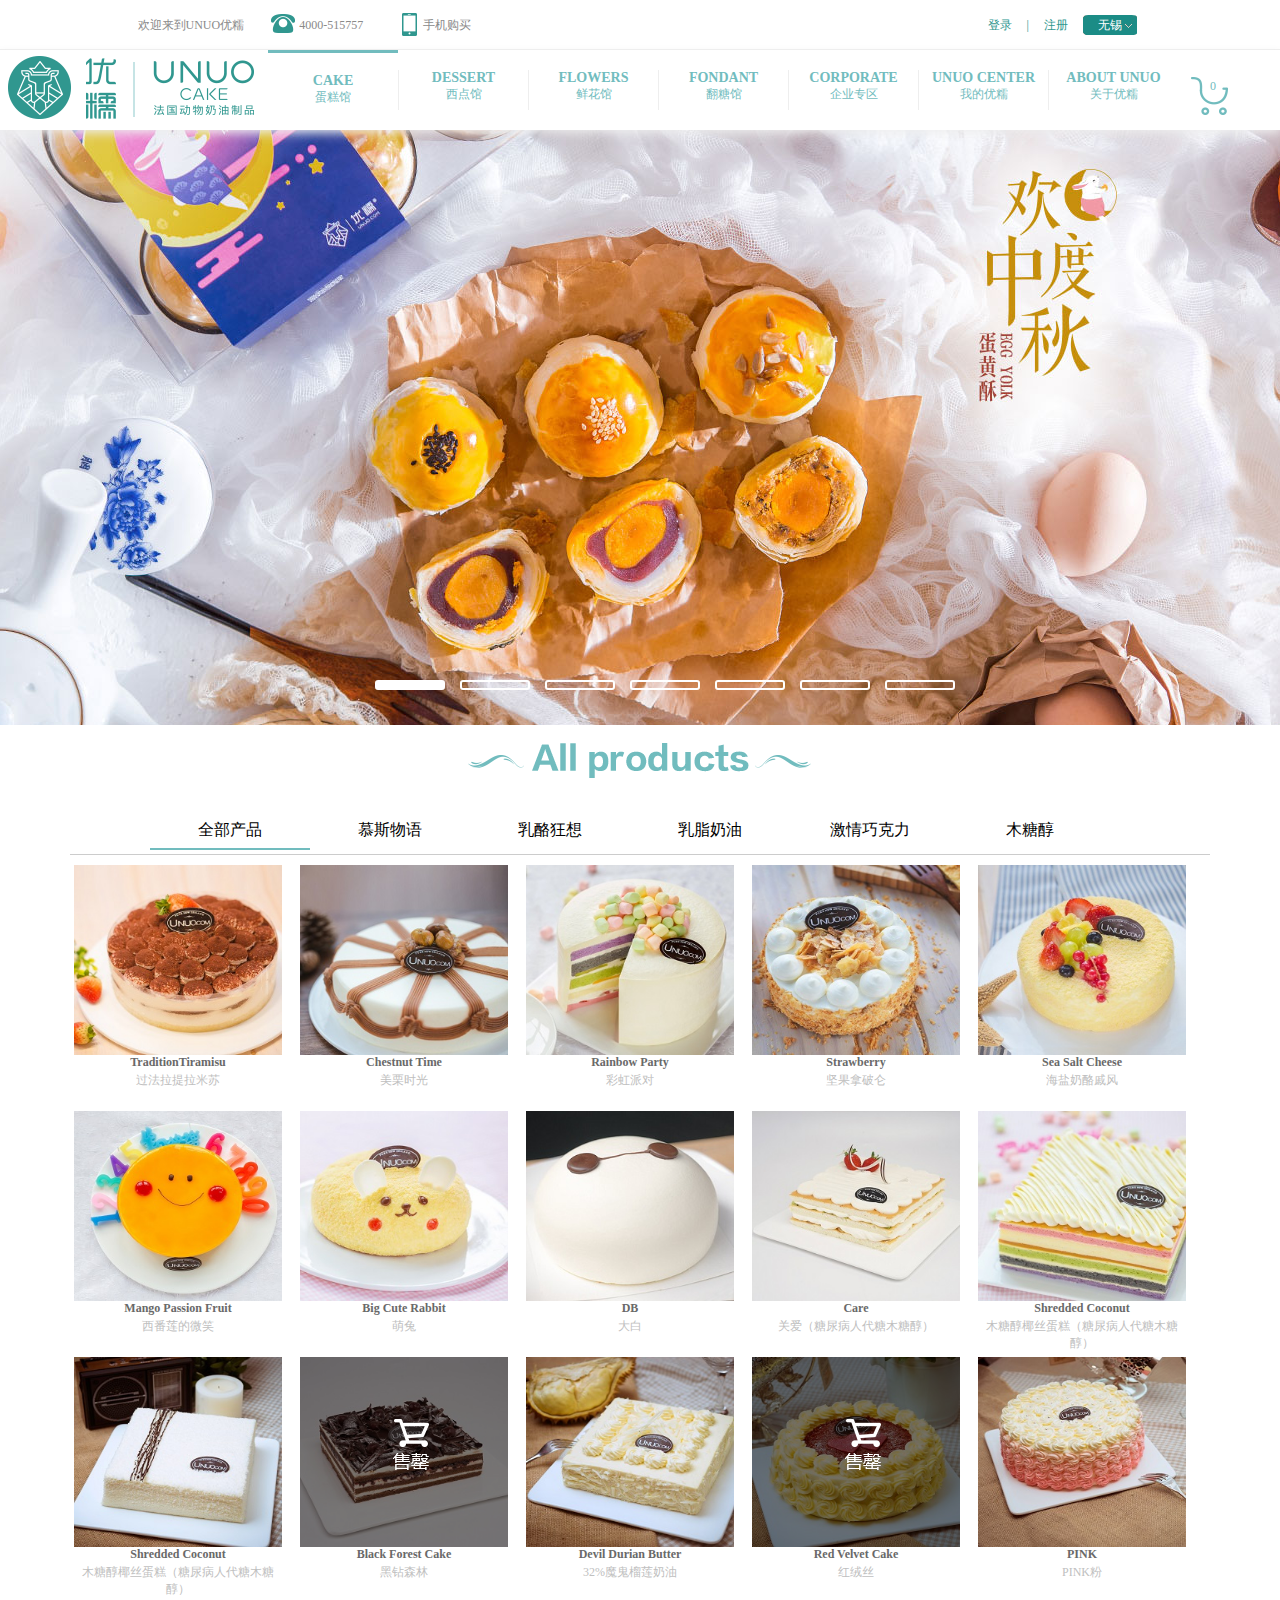
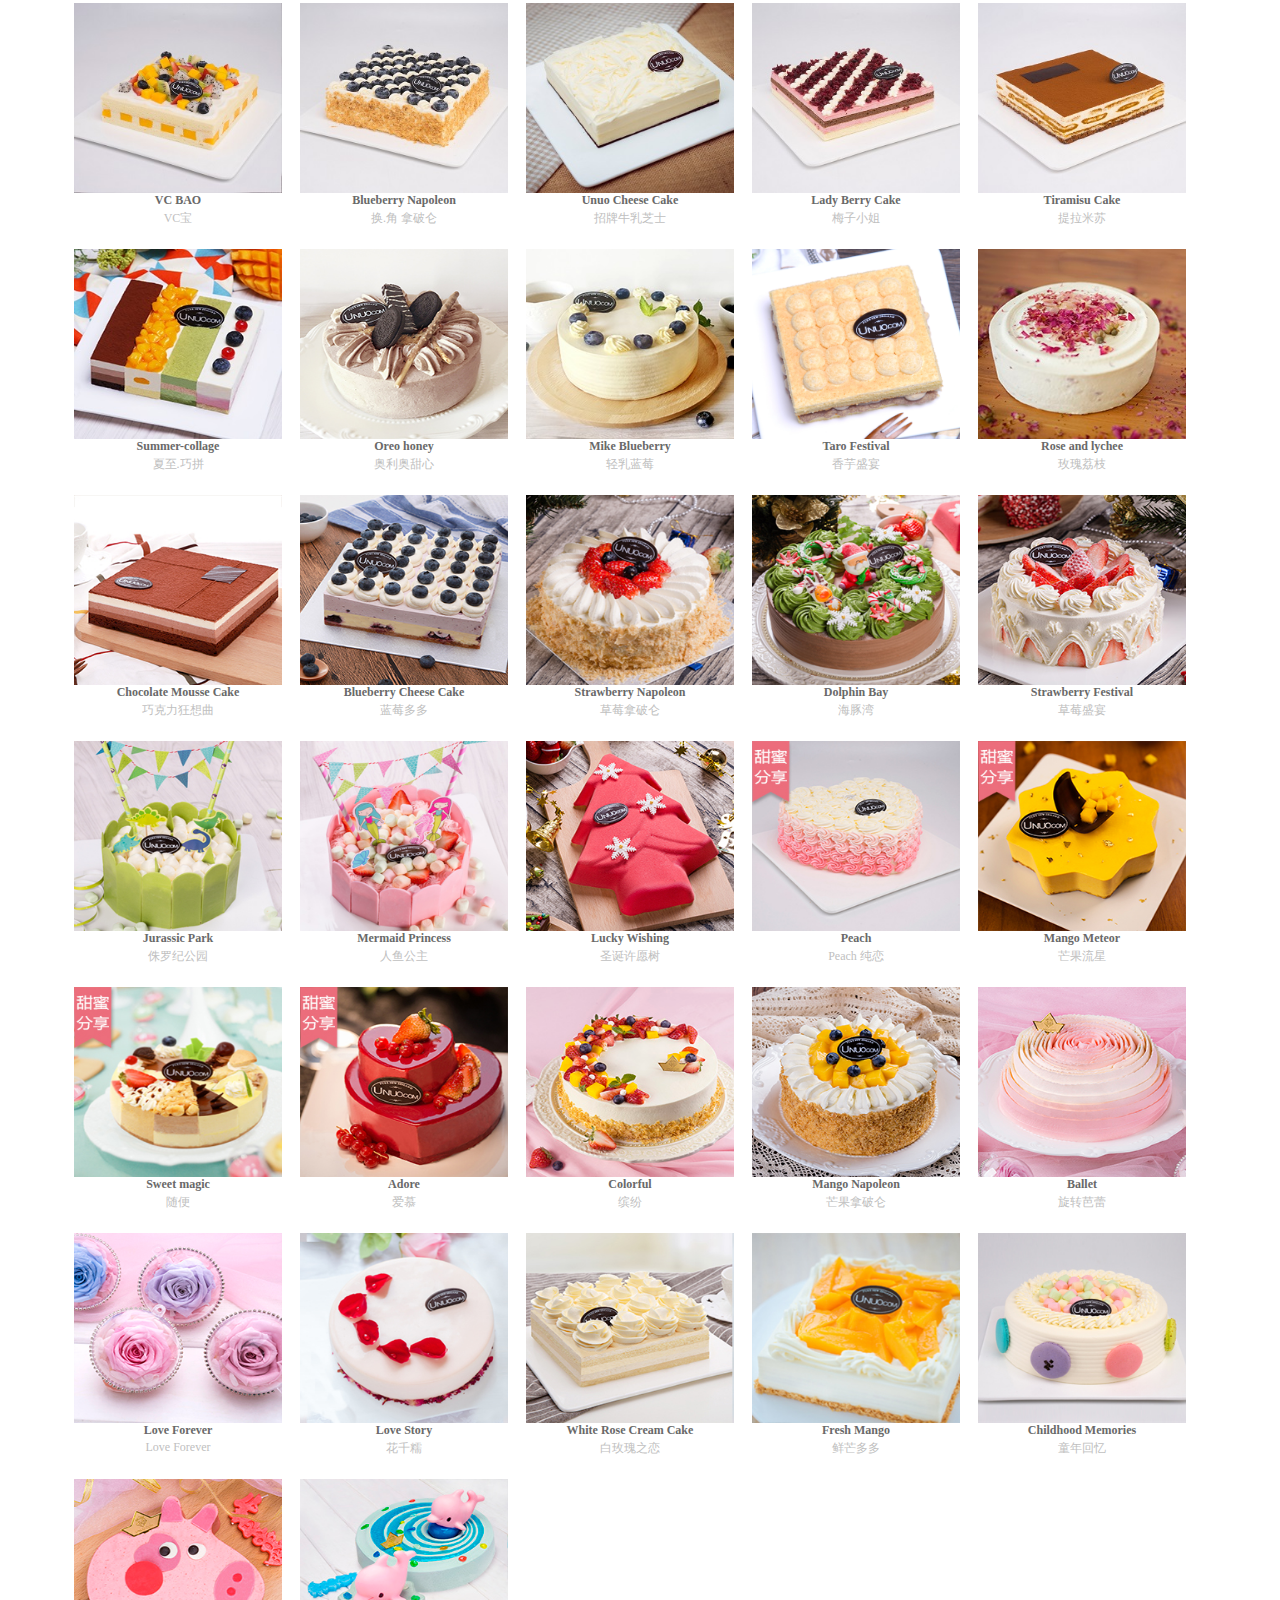
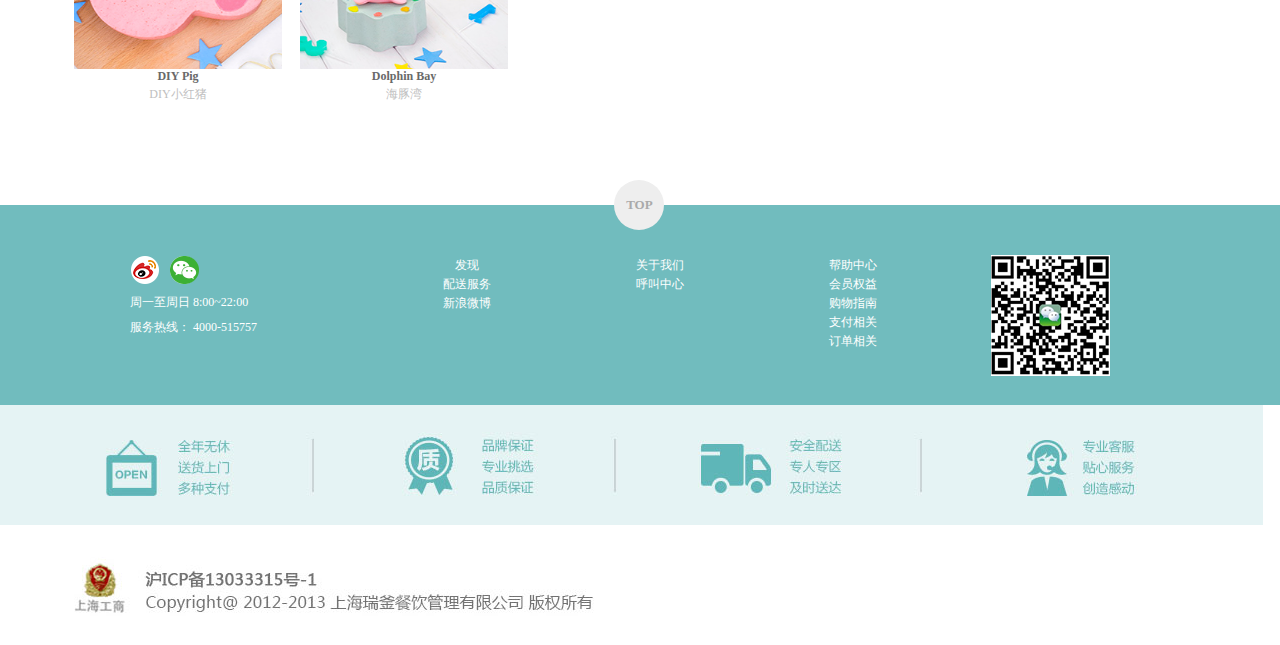
<file: html/index.html>
<!DOCTYPE html>
<html>
	<head>
		<meta charset="utf-8" />
		<title></title>
		<link rel="stylesheet" type="text/css" href="../css/head.css"/>
		<link rel="stylesheet" type="text/css" href="../css/foot.css"/>
		<link rel="stylesheet" type="text/css" href="../css/index.css"/>
		<script src="../lib/require.js" data-main = "../js/index"></script>
	</head>
	<body>
		<!--进入页面-->		
	<div class="showdo"></div>
	<div id="addcart"></div>		
	
		<div id="shadow">
			<div class="content">
				<div><img src="../img/index/area_logo.png"/></div>
				<h4>欢迎来到UNUO官网商城</h4>
				<p>请选择城市</p>
				<ul>
					<li>无锡</li>
					<li>常州</li>
					<li>苏州</li>
				</ul>
			</div>
		</div>
		<!--加载头部-->	
		<div class="header"></div>
		<!--轮播图-->
		<div id="slider">
			<ul class="cimg">
				<li><a href="##"><img src="../img/index/150486097592657.jpg"/></a></li>
				<li><a href="##"><img src="../img/index/148532639971562.jpg"/></a></li>
				<li><a href="##"><img src="../img/index/149708135906036.jpg"/></a></li>
				<li><a href="##"><img src="../img/index/148911389766988.jpg"/></a></li>
				<li><a href="##"><img src="../img/index/150460140266092.jpg"/></a></li>
				<li><a href="##"><img src="../img/index/149568120107261.jpg"/></a></li>
				<li><a href="##"><img src="../img/index/147263652977442.jpg"/></a></li>
			</ul>
			<div class="sli_btn">
				<span class="sli_color"></span>
				<span></span>
				<span></span>
				<span></span>
				<span></span>
				<span></span>
				<span></span>
			</div>
		</div>
		
		<!--头部结束-->
		<div id="headbont">
			<div class="cimg">
				<img src="../img/index/title_01 (1).png"/>
			</div>
			<ul id='top_list'>
				<li class="top_btn"><a href="##">全部产品</a></li>
				<li><a href="##">慕斯物语</a></li>
				<li><a href="##">乳酪狂想</a></li>
				<li><a href="##">乳脂奶油</a></li>
				<li><a href="##">激情巧克力</a></li>
				<li><a href="##">木糖醇</a></li>
			</ul>
		</div>
		
		<div id="main">
			<ul id='main_cont'>					
			</ul>
		</div>
		<!--页面跳转-->
		<div class="sucees">
			<p>提示信息</p>
			<p>商品加入购物车成功</p>
		</div>
	<!--底部图片-->	
	<div id="btn_img"></div>
		<div class="footer"></div>		
	</body>
</html>
</file>
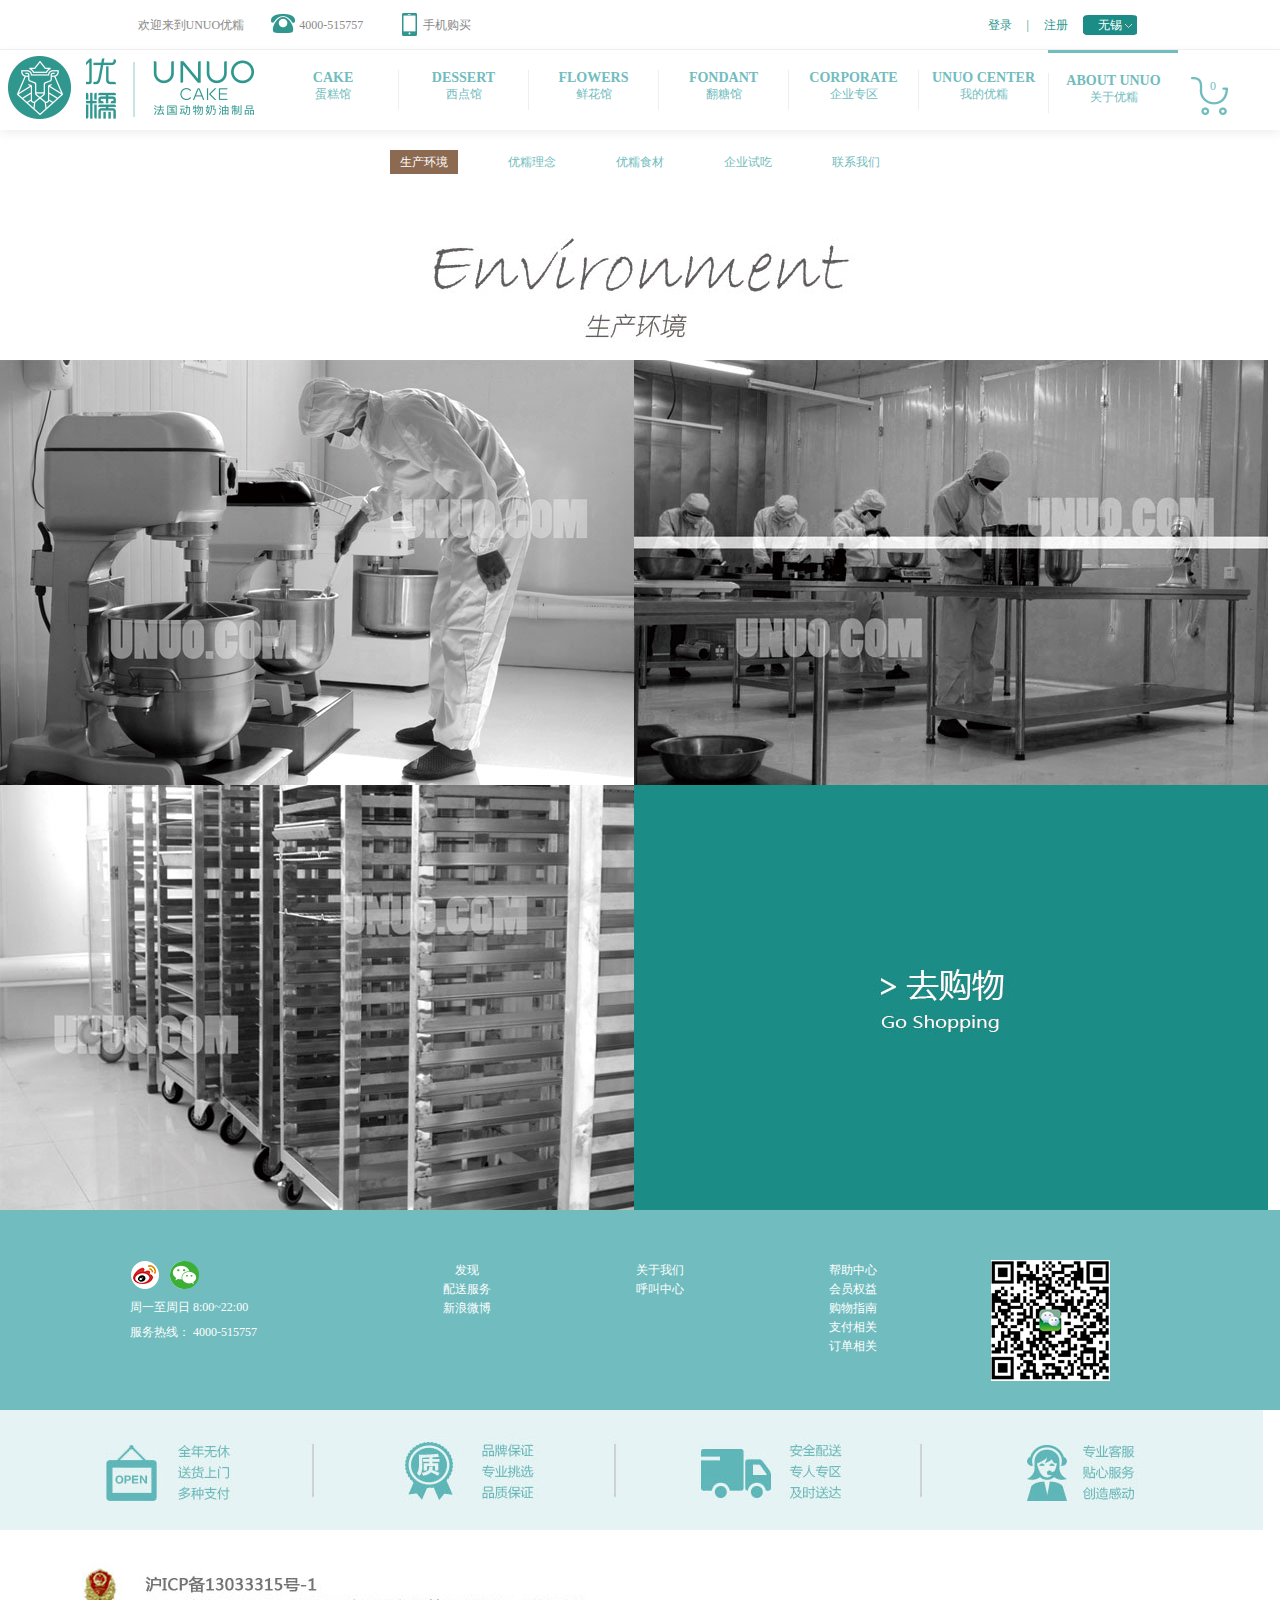
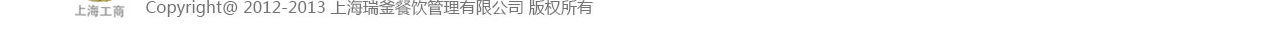
<file: html/about.html>
<!DOCTYPE html>
<html>
	<head>
		<meta charset="UTF-8">
		<title></title>
		<link rel="stylesheet" type="text/css" href="../css/head.css"/>
		<link rel="stylesheet" type="text/css" href="../css/foot.css"/>
		<link rel="stylesheet" type="text/css" href="../css/about.css"/>
		<script src="../lib/require.js" data-main = "../js/about.js"></script>
	</head>
	<body>
		<div class="header"></div>
		<!--主要内容区-->
	<!--导航-->
	<div id="main">
		<ul class="nav">
			<li class="color"><a href="##">生产环境</a></li>
			<li><a href="##">优糯理念</a></li>
			<li><a href="##">优糯食材</a></li>
			<li><a href="##">企业试吃</a></li>
			<li><a href="##">联系我们</a></li>
		</ul>
		<div class="top-img">
			<img src="../img/about/uInfo1-1.jpg"/>
		</div>
		<ul class="cont-img">
			<li><img src="../img/about/uInfo1-2.jpg"/></li>
			<li><img src="../img/about/uInfo1-3.jpg"/></li>
			<li><img src="../img/about/uInfo1-4.jpg"></li>
			<li><a href="index.html"><img src="../img/about/uInfo1-5.jpg"></a></li>
		</ul>
	</div>
		<div class="footer"></div>		
	</body>
</html>
</file>
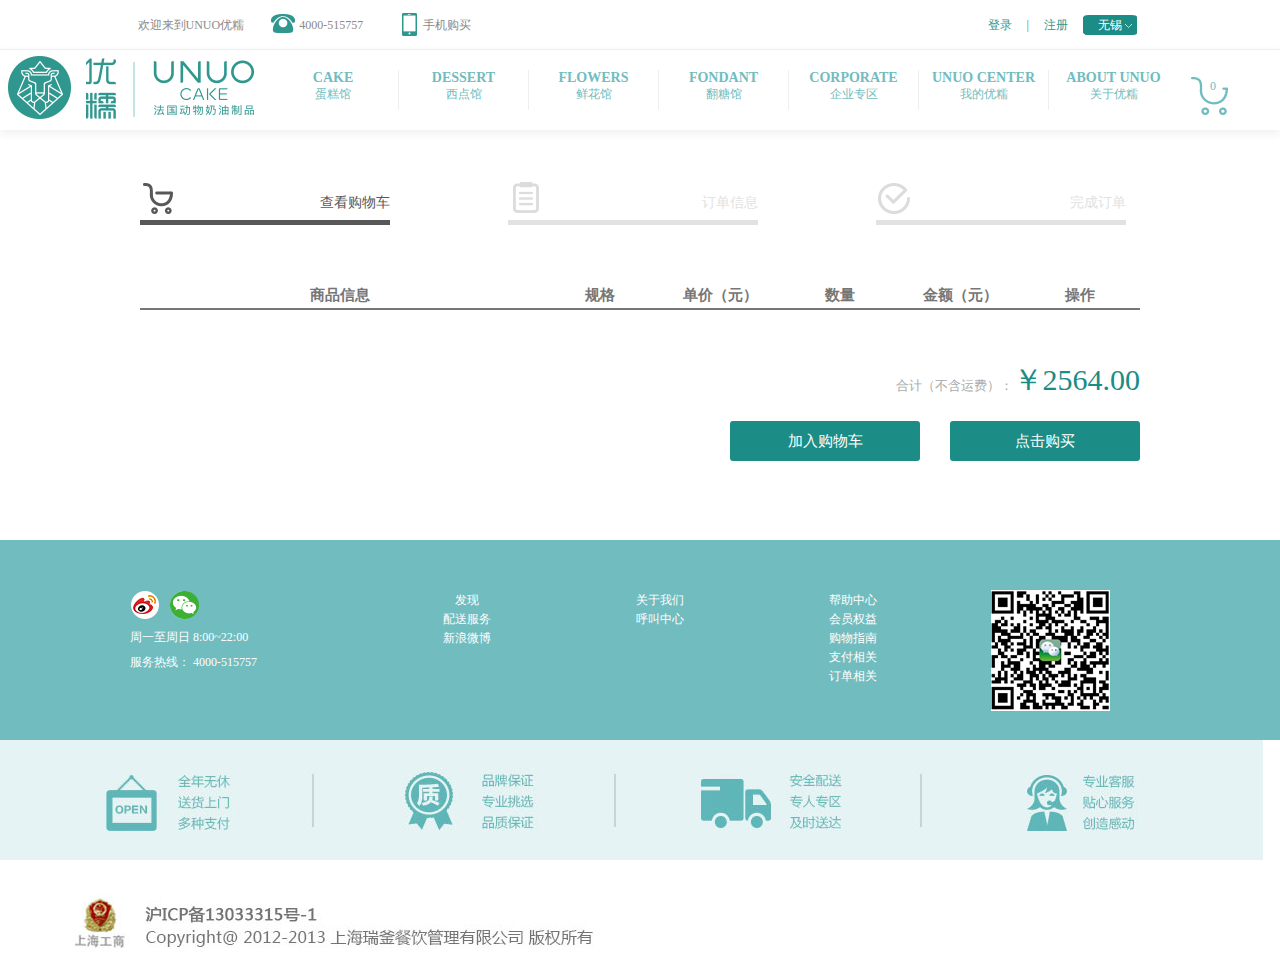
<file: html/cart.html>
<!DOCTYPE html>
<html>
	<head>
		<meta charset="UTF-8">
		<title></title>
		<link rel="stylesheet" type="text/css" href="../css/head.css"/>
		<link rel="stylesheet" type="text/css" href="../css/foot.css"/>
		<link rel="stylesheet" type="text/css" href="../css/cart.css"/>
		<script src="../lib/require.js" data-main = "../js/cart.js"></script>
	</head>
	<body>
		<div class="header"></div>
		<div id="cart_mian">
			<div class="top">
				<ul>
					<li>查看购物车</li>
					<li>订单信息</li>
					<li>完成订单</li>
				</ul>
			</div>
			<div class="cnt">
				<div class="ctop">
					<span>商品信息</span>
					<span>规格</span>
					<span>单价（元）</span>
					<span>数量</span>
					<span>金额（元）</span>
					<span>操作</span>
				</div>
				<div class="list"></div>						
			</div>
			<div class="btn">
				<p>合计（不含运费）：<span id="totle">￥2564.00</span></p>
				<p><a href="pay.html" class="tobuy">点击购买</a><a href="index.html" class="toadd">加入购物车</a></p>
			</div>
		</div>
		<div class="footer"></div>	
	</body>
</html>
</file>
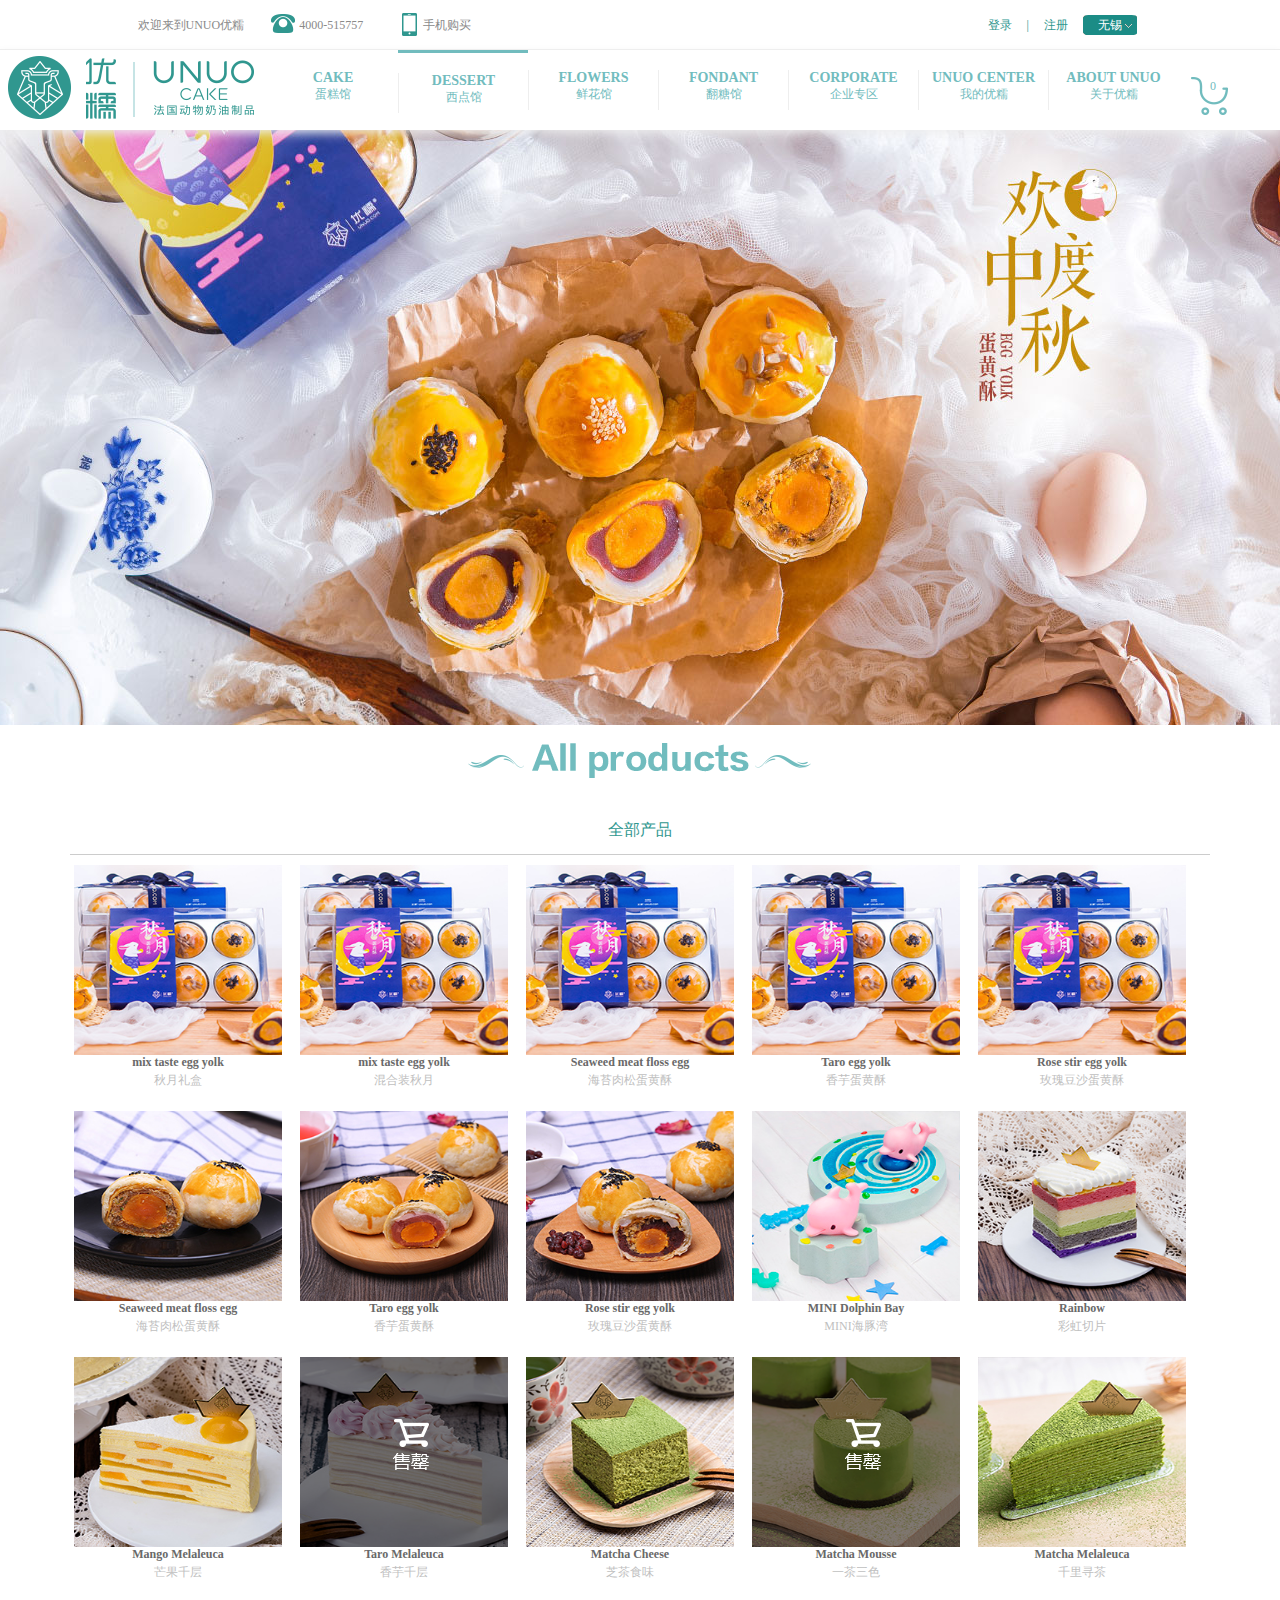
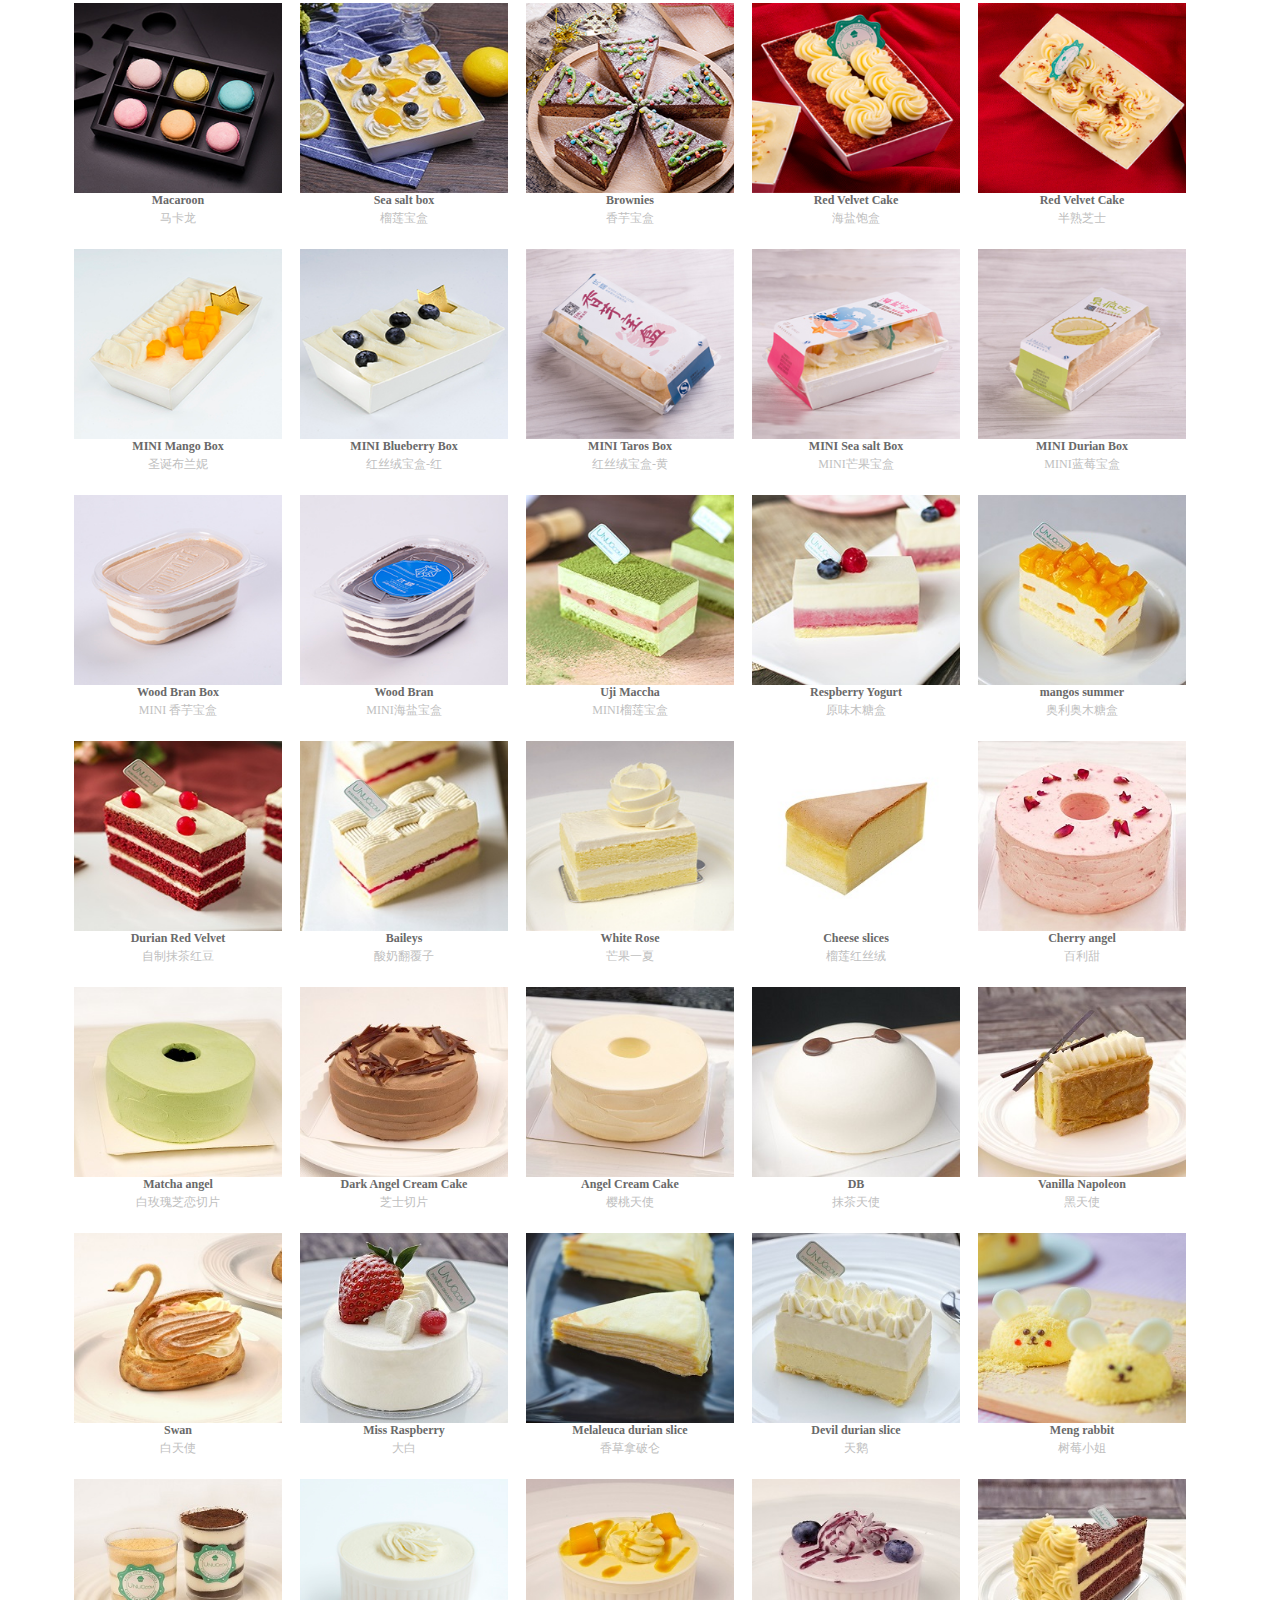
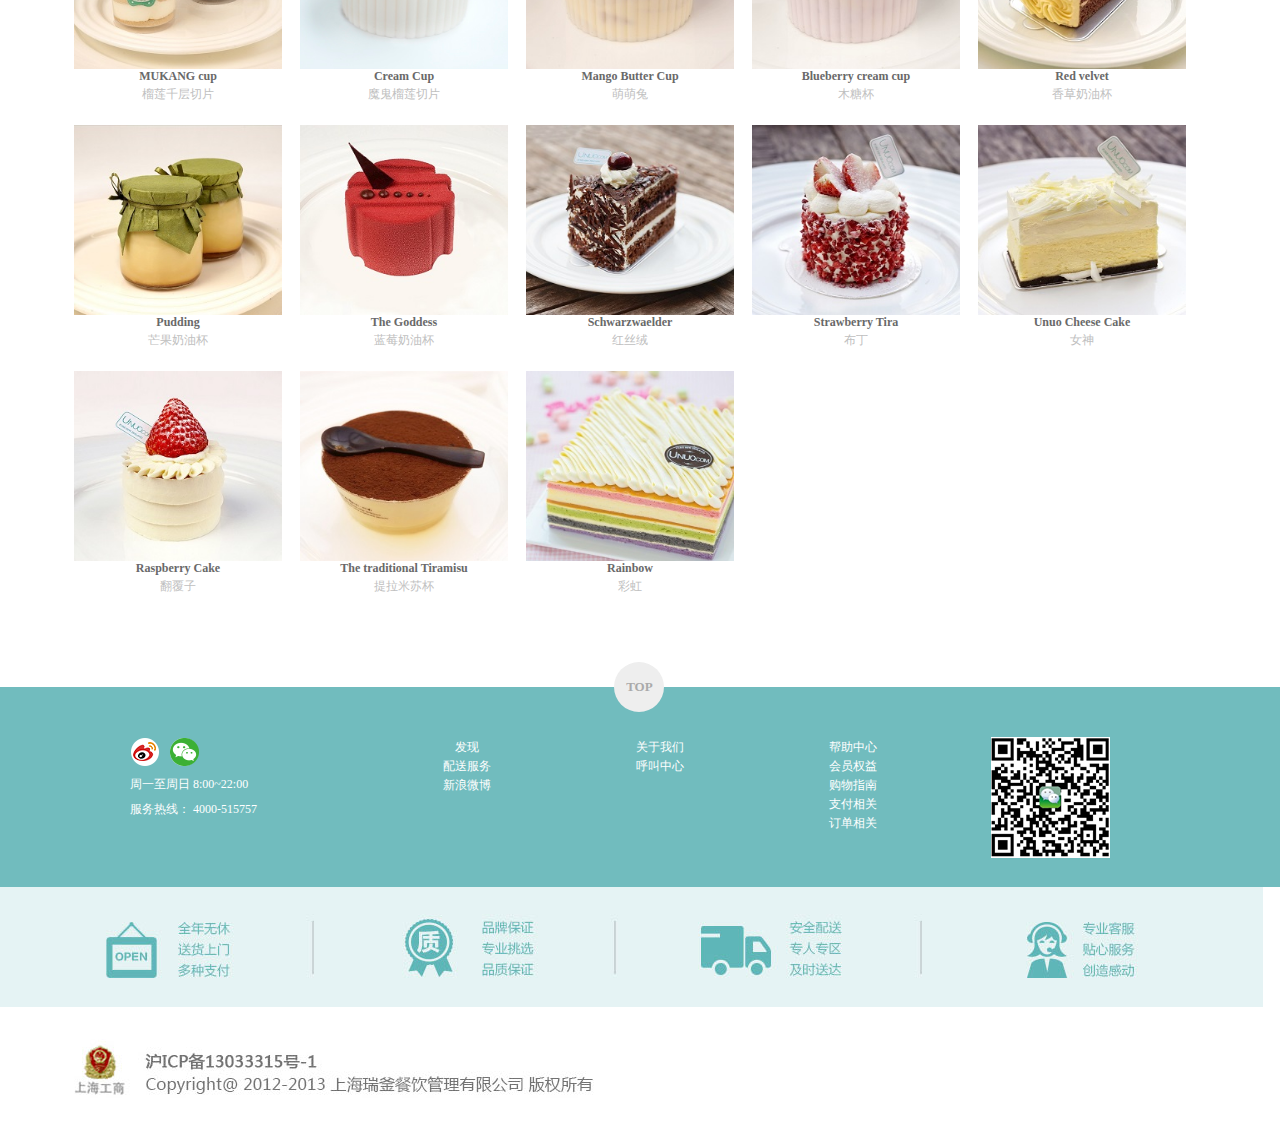
<file: html/dessert.html>
<!DOCTYPE html>
<html>
	<head>
		<meta charset="UTF-8">
		<title></title>
		<link rel="stylesheet" type="text/css" href="../css/head.css"/>
		<link rel="stylesheet" type="text/css" href="../css/foot.css"/>
		<link rel="stylesheet" type="text/css" href="../css/index.css"/>
		<link rel="stylesheet" type="text/css" href="../css/dessert.css"/>
		<script src="../lib/require.js" data-main = "../js/dessert.js"></script>
	</head>
	<body>
		<div class="showdo"></div>
		<div id="addcart"></div>
		
		<div class="header"></div>
		<!--轮播图-->
		<div id="slider">
			<ul class="cimg">
				<li><a href="##"><img src="../img/index/150486097592657.jpg"/></a></li>
			</ul>
		</div>
		
		<!--头部结束-->
		<div id="headbont">
			<div class="cimg">
				<img src="../img/dessert/title_01 (1).png"/>
			</div>
			<ul id='top_list'>
				<li class="top_btn"><a href="##">全部产品</a></li>
			</ul>
		</div>
		<div id="main">
			<ul id='main_cont'>						
			</ul>
		</div>
		<!--页面跳转-->
		<div class="sucees">
			<p>提示信息</p>
			<p>商品加入购物车成功</p>
		</div>
		<div class="footer"></div>		
	</body>
</html>
</file>
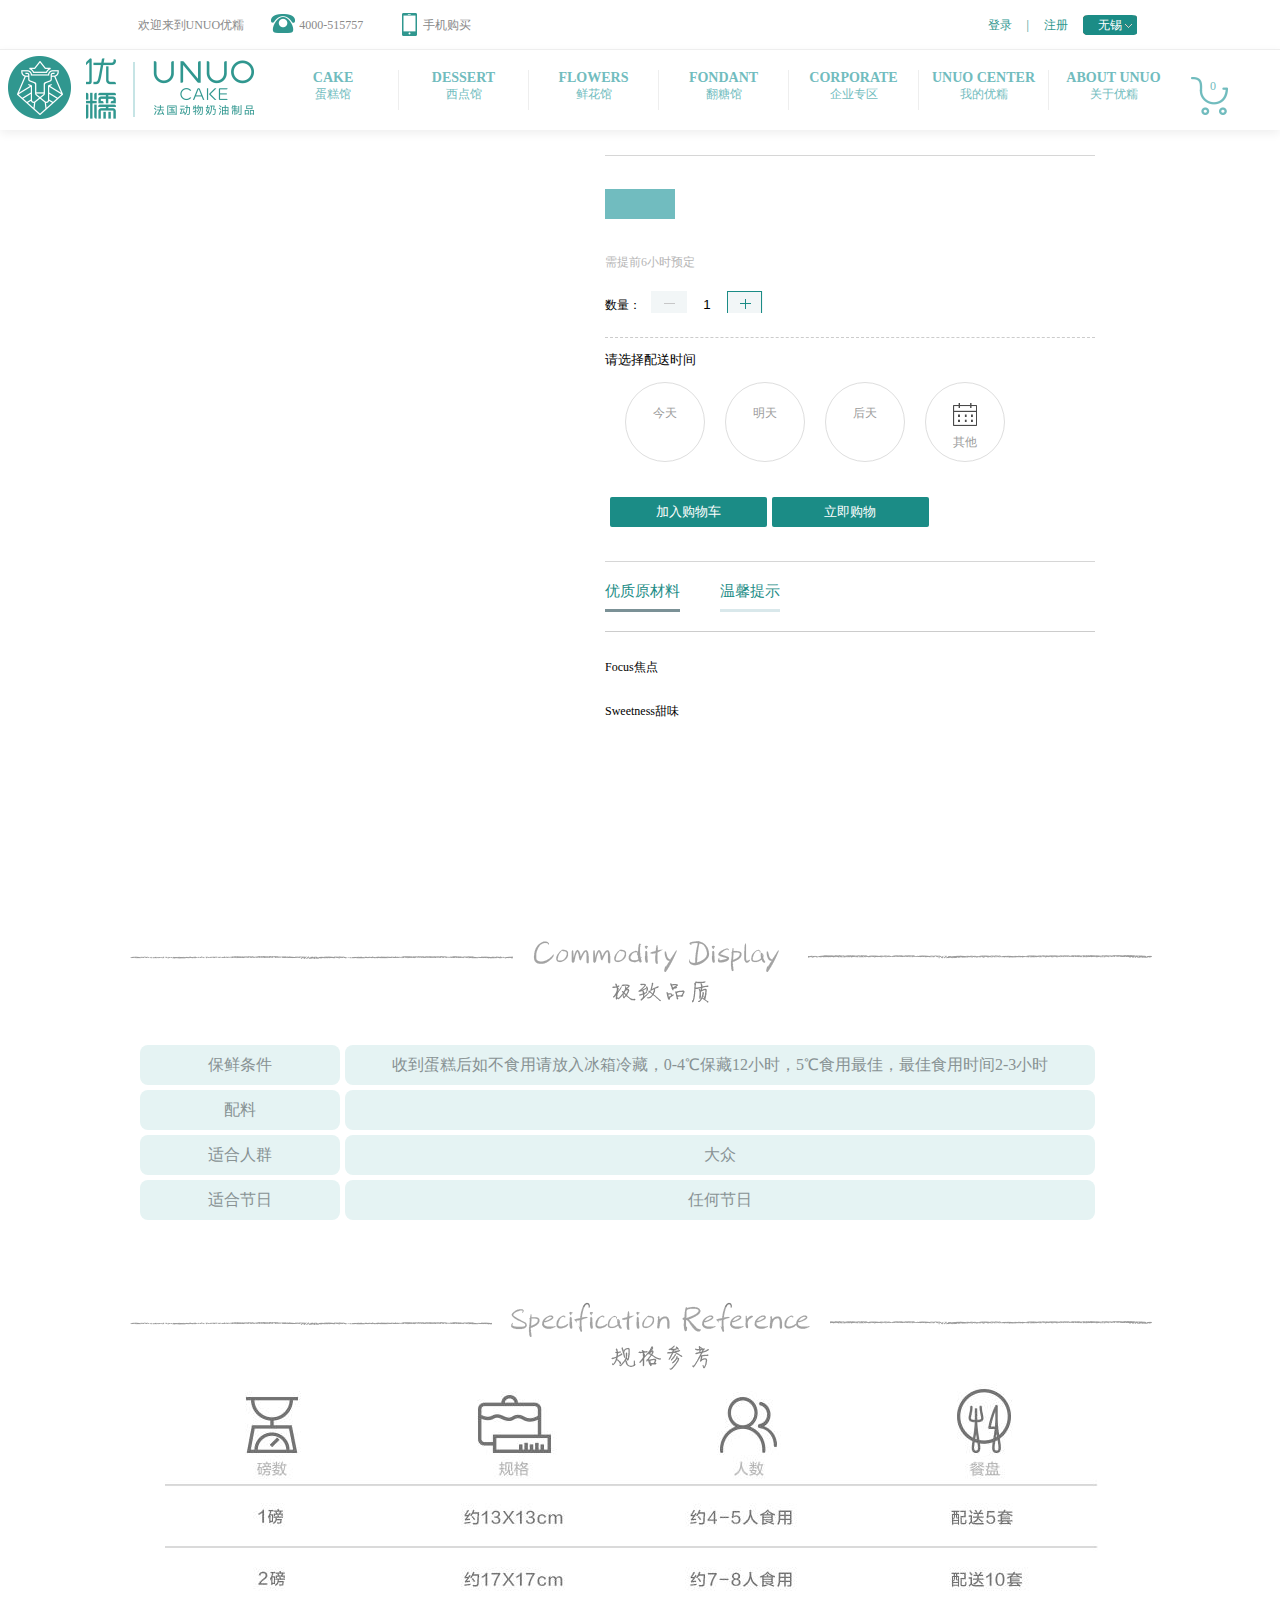
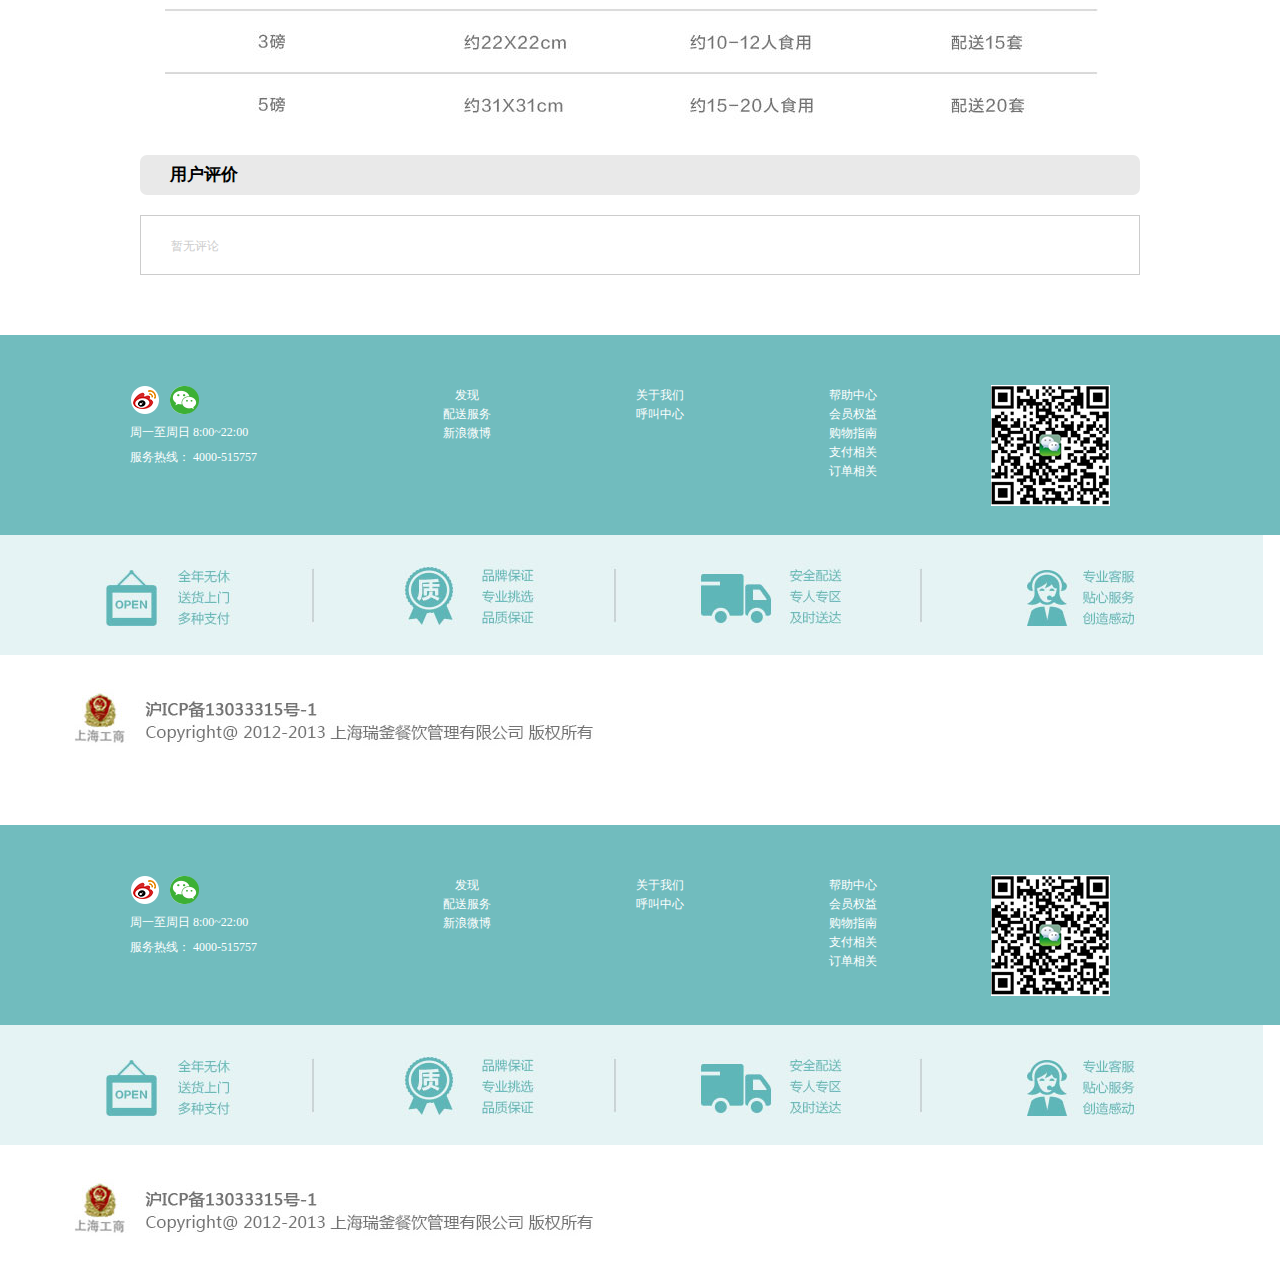
<file: html/detail001.html>
<!DOCTYPE html>
<html>
	<head>
		<meta charset="UTF-8">
		<title></title>
		<link rel="stylesheet" type="text/css" href="../css/head.css"/>
		<link rel="stylesheet" type="text/css" href="../css/foot.css"/>
		<link rel="stylesheet" type="text/css" href="../css/detail.css"/>
		<link rel="stylesheet" type="text/css" href="../css/jquery.datetimepicker.css"/>
		<script src="../lib/jquery-3.2.1.min.js" type="text/javascript" charset="utf-8"></script>
		<script src="../lib/jquery.datetimepicker.full.min.js" type="text/javascript" charset="utf-8"></script>
		<script src="../lib/jquery.datetimepicker.min.js" type="text/javascript" charset="utf-8"></script>
		<script src="../lib/require.js" data-main = "../js/detail.js"></script>
    </style>
	</head>
	<body>
		<div class="showdo"></div>
		<div id="addcart"></div>	
		<div class="shadow"></div>	
		<div class="header"></div>		
		<div class="main">
		<div class="left">
			<div class="img"></div>
			<p class="word"></p>
		</div>	
		
		<div class="right">
			<h6><span  class="en"></span><span class="cn"></span></h6>
			<p class="pirc"></p>
			<p class="count"></p>
			<p><span class="figer"></span>&nbsp;&nbsp;&nbsp;<span class="eat"></span><br>需提前6小时预定</p>
			<p>数量：<span class="cut"></span><input class="cont_vau" value="1"></input><span class="add_top"></span></p>					
			<div id="data">
				<p>请选择配送时间</p>
			<ul>
				<li>今天<br><span class="tday"></span><br><span></span></li>
				<li>明天<br><span class="ndat"></span><br><span></span></li>
				<li>后天<br><span class="tomor"></span><br><span></span></li>
				<li><img src="../img/detail/icon_s_time.png"><br>其他<input id="datetimepicker" type="text"></li>				
			</ul>
			</div>	
			<div class="mtime">
				<span>确定</span>
				<p><input type="text" id="houer" value=""/><input type="text" id="mint"/></p>				
				<ul class="houer">
					<li>08</li>
					<li>09</li>
					<li>10</li>
					<li>11</li>
					<li>12</li>
					<li>13</li>
					<li>14</li>
					<li>15</li>
					<li>16</li>
					<li>17</li>
					<li>18</li>
					<li>19</li>
				</ul>
				<ul class="mint">
					<li>00</li>
					<li>30</li>
					<li></li>
				</ul>
			</div>
		<p class="add"><a href='##' class='add_cart'>加入购物车</a><a href='##' class='to_buy'>立即购物</a></p>
		<p class="btn_last"><span class="color_c">优质原材料</span><span class="color_b">温馨提示</span></p>
		<p class="btn_focus"><span>Focus焦点</span><span>Sweetness甜味</span></p>
		<p class="btn_danger">如对上述食材过敏，请选择其他款蛋糕</p>
		</div>
		<div class="all_img">
			<img src="../img/detail/display.png"/>			
			<img class="bbg">
			<img class="other"/>
			<table cellspacing="5">
				<tr><td>保鲜条件</td><td>收到蛋糕后如不食用请放入冰箱冷藏，0-4℃保藏12小时，5℃食用最佳，最佳食用时间2-3小时</td></tr>
				<tr><td>配料</td><td></td></tr>
				<tr><td>适合人群</td><td>大众</td></tr>
				<tr><td>适合节日</td><td>任何节日</td></tr>
			</table>
			<img src="../img/detail/reference.png"/>
			<img src="../img/detail/reference_detail.jpg" class="img_last"/>
			<div class="comment">
				<p>用户评价</p>
				<p>暂无评论</p>
			</div>
		</div>
	</div>	
	<div class="footer"></div>
	<!--页面跳转-->
		<div class="sucees">
			<p>提示信息</p>
			<p>商品加入购物车成功</p>
		</div>
		<div class="footer"></div>
	</body>
</html>
<script>
$(function(){
	$('#datetimepicker').click(function(){
		$('#datetimepicker').css('opacity',1)
	})
	 $('#datetimepicker').datetimepicker({lang:'ch'});
	 $('#s').datetimepicker({
      lang:"ch", //语言选择中文 注：旧版本 新版方法：$.datetimepicker.setLocale('ch');
      format:"Y-m-d",      //格式化日期
      timepicker:false,    //关闭时间选项
      yearStart:2000,     //设置最小年份
      yearEnd:2050,        //设置最大年份
      todayButton:false    //关闭选择今天按钮
});
})    
 </script>
</file>
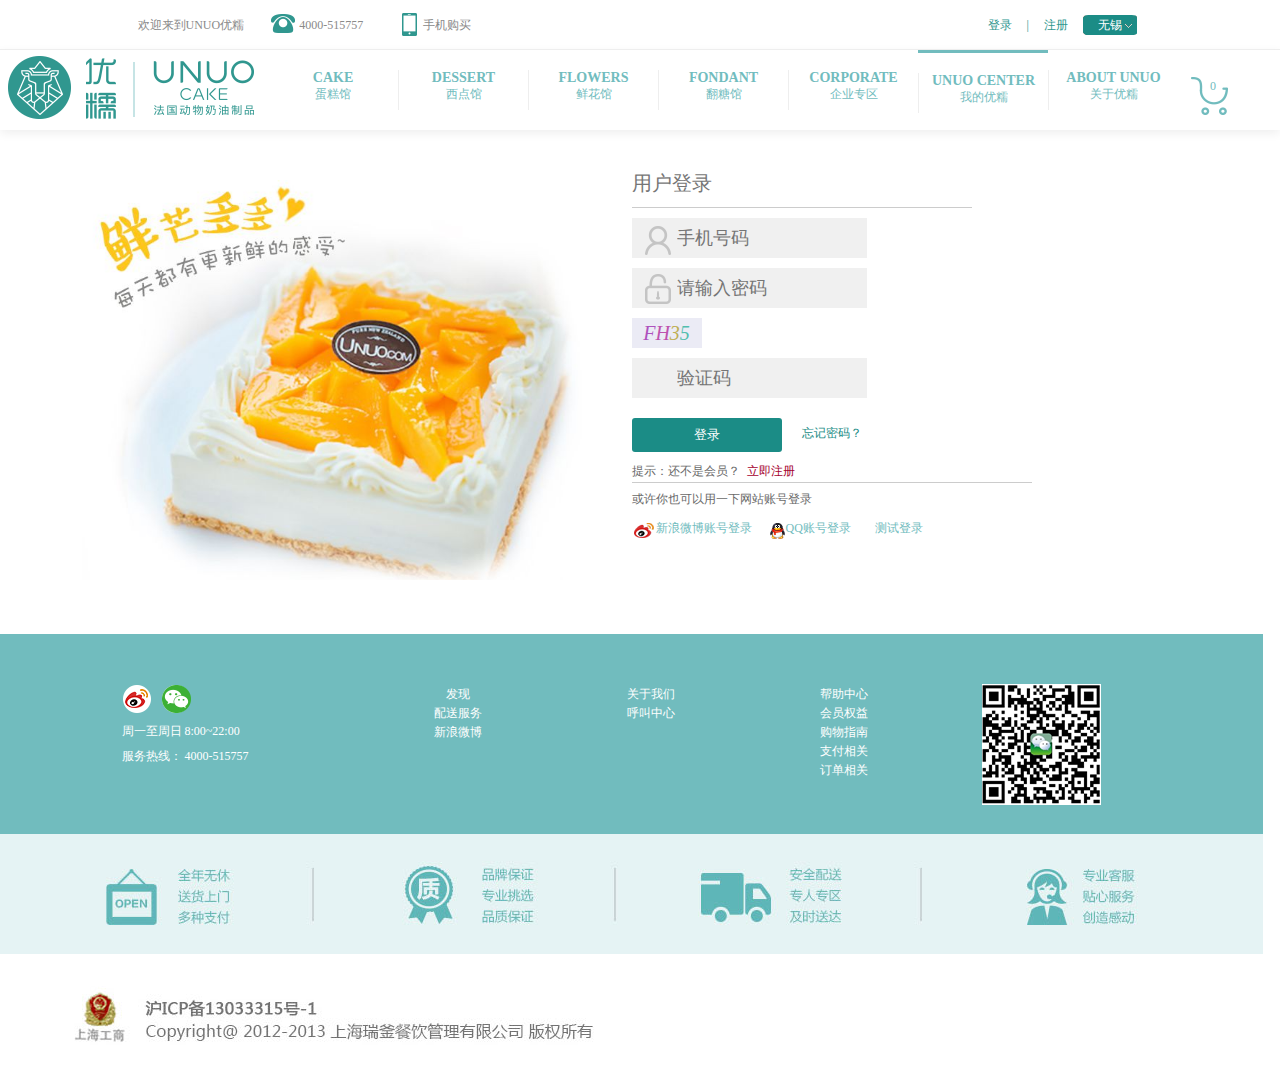
<file: html/login.html>
<!DOCTYPE html>
<html>
	<head>
		<meta charset="UTF-8">
		<title></title>
		<link rel="stylesheet" type="text/css" href="../css/head.css"/>
		<link rel="stylesheet" type="text/css" href="../css/foot.css"/>
		<link rel="stylesheet" type="text/css" href="../css/login.css"/>
		<script src="../lib/require.js" data-main = "../js/login.js"></script>
	</head>
	<body>
		<div class="header"></div>
			<!--主要内容区-->
		<div id="login">
			<div class="login-cnt">
				<div class="left">
					<img src="../img/about/login_left.jpg"/>
				</div>
				<div class="right">
					<form id="login-form">
						<ul>
							<li>
								<p>用户登录</p>
							</li>
							<li>
								<input type="text" id="loginName" placeholder="手机号码"/>
								<span id="loginName_error"></span>					
							</li>
							<li>
								<input type="password" id="loginPas" placeholder="请输入密码"/>
								<span id="loginPas_error"></span>
							</li>
							<li>
								<span id="checkCode"><i></i><i></i><i></i><i></i></span>		
							</li>
							<li>
								<input type="text" placeholder="验证码" id="yzm"/>
								<span id="checkCode_error"></span>		
							</li>
							<li><span id="fale_error"></span></li>
							<li>
								<input type="button" id="login_btn" value="登录"/>							
								<a href="##">忘记密码？</a>
							</li>
							<li>
								<span>提示：还不是会员？</span>
								<a href="register.html">立即注册</a>
							</li>
							<li>
								<p>或许你也可以用一下网站账号登录</p>
								<dl>
									<dd><a href="##">&nbsp;&nbsp;&nbsp;&nbsp;&nbsp;&nbsp;&nbsp;&nbsp;新浪微博账号登录</a></dd>
									<dd><a href="##">&nbsp;&nbsp;&nbsp;&nbsp;&nbsp;&nbsp;&nbsp;&nbsp;QQ账号登录</a></dd>
									<dd><a href="##">&nbsp;测试登录</a></dd>
								</dl>
							</li>
						</ul>					
					</form>
				</div>
			</div>
		</div>	
		<!--页面跳转-->
		<div class="sucees">
			<p>注册成功</p>
			<p>注册成功,正在跳转到登录页面请稍后...</p>
		</div>
		<div class="footer"></div>
	</body>
</html>
</file>
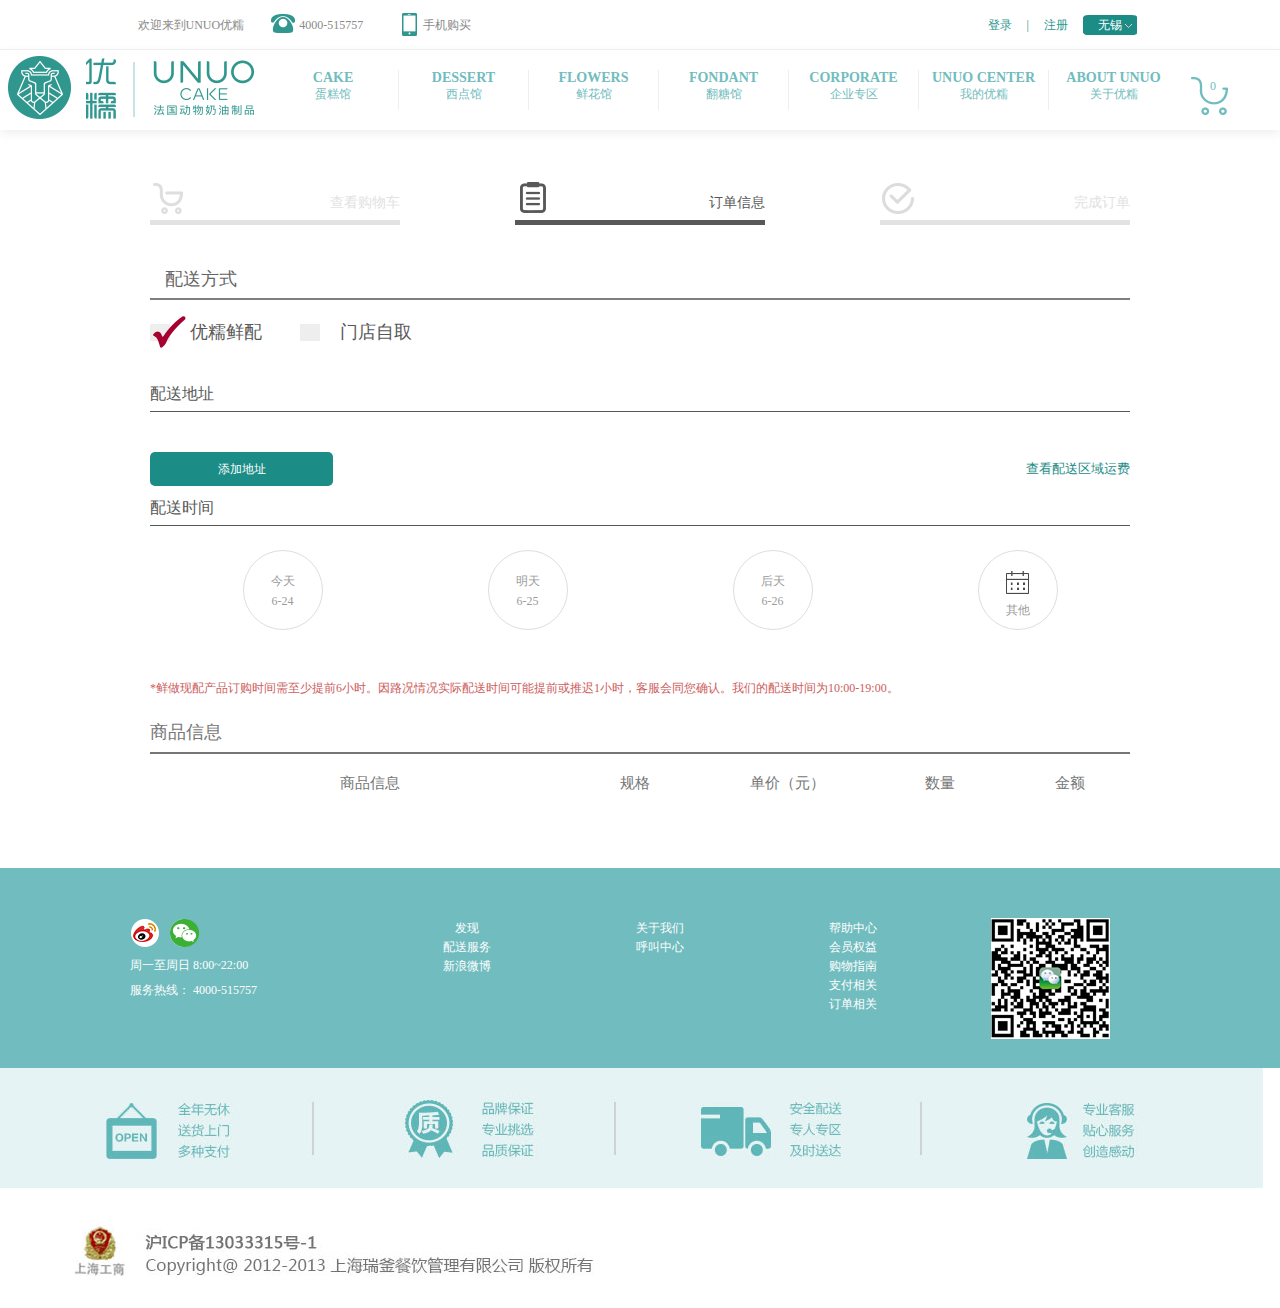
<file: html/pay.html>
<!DOCTYPE html>
<html>
	<head>
		<meta charset="UTF-8">
		<title></title>
		<link rel="stylesheet" type="text/css" href="../css/head.css"/>
		<link rel="stylesheet" type="text/css" href="../css/foot.css"/>
		<link rel="stylesheet" type="text/css" href="../pay.sass/pay.css"/>
		<link rel="stylesheet" type="text/css" href="../css/jquery.datetimepicker.css"/>
		<script src="../lib/jquery-3.2.1.min.js" type="text/javascript" charset="utf-8"></script>
		<script src="../lib/jquery.datetimepicker.full.min.js" type="text/javascript" charset="utf-8"></script>
		<script src="../lib/jquery.datetimepicker.min.js" type="text/javascript" charset="utf-8"></script>
		<script src="../lib/require.js" data-main = "../js/pay.js"></script>
	</head>
	<body>
		<div class="header"></div>
		<div class="shadow"></div>
		<div class="main_pay">
			<div class="top">
				<ul>
					<li>查看购物车</li>
					<li>订单信息</li>
					<li>完成订单</li>
				</ul>
			</div>
			<div class="ear">
				<p class="way">配送方式</p>
				<div class="chose">
					<p class="send"><i></i><em></em><span>优糯鲜配</span></p>
					<p class="self"><i></i><em></em><span>门店自取</span></p>
				</div>
				<div class="box">
					<div class="change one" >
					<p>配送地址</p>
					<p><a class="add_era">添加地址</a><span>查看配送区域运费</span></p>				
					<p>配送时间</p>
				</div>
				<div class="change tow">
					<p>站点自提</p>
					<p><a class="add_era">添加地址</a></p>
					<p>自提时间</p>
				</div>				
				</div>			
				<ul class="sent_detail"><ul>
					<!--时间-->
				<div id="data">
					<ul>
						<li>今天<br><span class="tday"></span><br><span></span></li>
						<li>明天<br><span class="ndat"></span><br><span></span></li>
						<li>后天<br><span class="tomor"></span><br><span></span></li>
						<li><img src="../img/detail/icon_s_time.png"><br>其他<input id="datetimepicker" type="text"></li>				
					</ul>
				</div>
				<div class="mtime">
				<span>确定</span>
				<p><input type="text" id="houer" value=""/><input type="text" id="mint"/></p>				
				<ul class="houer">
					<li>08</li>
					<li>09</li>
					<li>10</li>
					<li>11</li>
					<li>12</li>
					<li>13</li>
					<li>14</li>
					<li>15</li>
					<li>16</li>
					<li>17</li>
					<li>18</li>
					<li>19</li>
				</ul>
				<ul class="mint">
					<li>00</li>
					<li>30</li>
					<li></li>
				</ul>
			</div>
			<p class="word">*鲜做现配产品订购时间需至少提前6小时。因路况情况实际配送时间可能提前或推迟1小时，客服会同您确认。我们的配送时间为10:00-19:00。</p>
			</div>
		</div>
		<div class="bay_cart">
			<h6>商品信息</h6>
			<p><i>商品信息</i><i>规格</i><i>单价（元）</i><i>数量</i><i>金额</i></p>
			<div class="main">
				
			</div>
		</div>
		<div class="footer"></div>
	</body>
</html>
<script>
$(function(){
	$('#datetimepicker').click(function(){
		$('#datetimepicker').css('opacity',1)
	})
	 $('#datetimepicker').datetimepicker({lang:'ch'});
	 $('#s').datetimepicker({
      lang:"ch", //语言选择中文 注：旧版本 新版方法：$.datetimepicker.setLocale('ch');
      format:"Y-m-d",      //格式化日期
      timepicker:false,    //关闭时间选项
      yearStart:2000,     //设置最小年份
      yearEnd:2050,        //设置最大年份
      todayButton:false    //关闭选择今天按钮
});
})    
 </script>
</file>
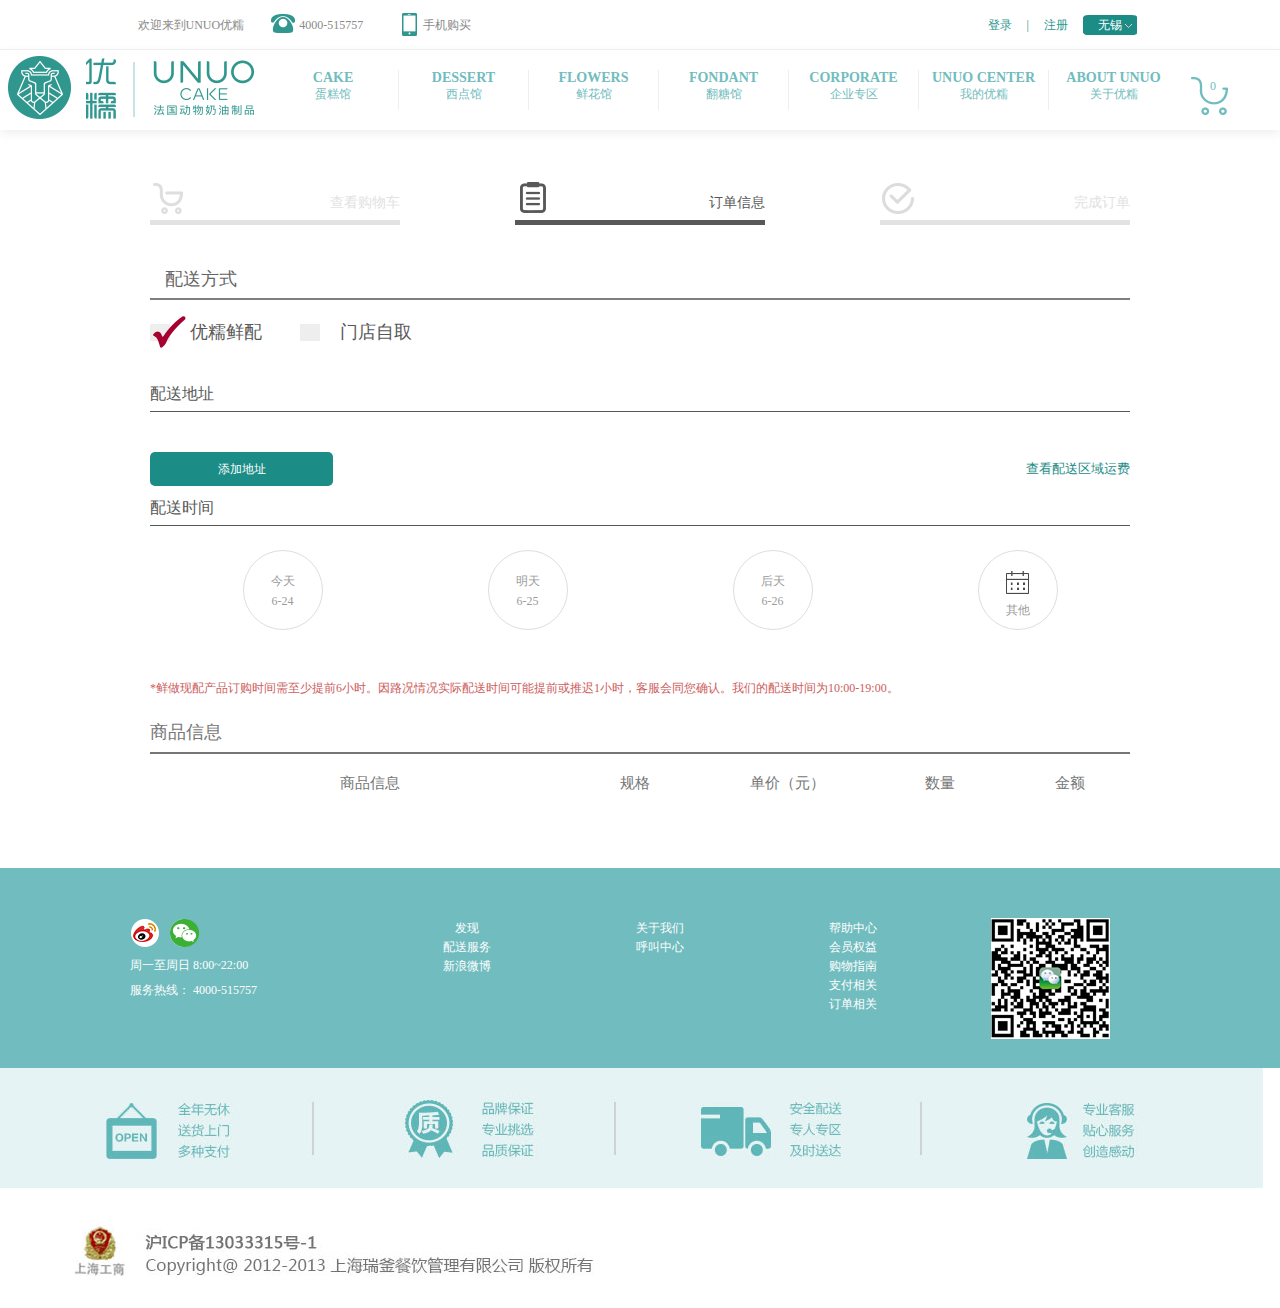
<file: html/pay_now.html>
<!DOCTYPE html>
<html>
	<head>
		<meta charset="UTF-8">
		<title></title>
		<link rel="stylesheet" type="text/css" href="../css/head.css"/>
		<link rel="stylesheet" type="text/css" href="../css/foot.css"/>
		<link rel="stylesheet" type="text/css" href="../pay.sass/pay.css"/>
		<link rel="stylesheet" type="text/css" href="../css/jquery.datetimepicker.css"/>
		<script src="../lib/jquery-3.2.1.min.js" type="text/javascript" charset="utf-8"></script>
		<script src="../lib/jquery.datetimepicker.full.min.js" type="text/javascript" charset="utf-8"></script>
		<script src="../lib/jquery.datetimepicker.min.js" type="text/javascript" charset="utf-8"></script>
		<script src="../lib/require.js" data-main = "../js/pay_now.js"></script>
	</head>
	<body>
		<div class="header"></div>
		<div class="shadow"></div>
		<div class="main_pay">
			<div class="top">
				<ul>
					<li>查看购物车</li>
					<li>订单信息</li>
					<li>完成订单</li>
				</ul>
			</div>
			<div class="ear">
				<p class="way">配送方式</p>
				<div class="chose">
					<p class="send"><i></i><em></em><span>优糯鲜配</span></p>
					<p class="self"><i></i><em></em><span>门店自取</span></p>
				</div>
				<div class="box">
					<div class="change one" >
					<p>配送地址</p>
					<p><a class="add_era">添加地址</a><span>查看配送区域运费</span></p>				
					<p>配送时间</p>
				</div>
				<div class="change tow">
					<p>站点自提</p>
					<p><a class="add_era">添加地址</a></p>
					<p>自提时间</p>
				</div>				
				</div>			
				<ul class="sent_detail"><ul>
					<!--时间-->
				<div id="data">
					<ul>
						<li>今天<br><span class="tday"></span><br><span></span></li>
						<li>明天<br><span class="ndat"></span><br><span></span></li>
						<li>后天<br><span class="tomor"></span><br><span></span></li>
						<li><img src="../img/detail/icon_s_time.png"><br>其他<input id="datetimepicker" type="text"></li>				
					</ul>
				</div>
				<div class="mtime">
				<span>确定</span>
				<p><input type="text" id="houer" value=""/><input type="text" id="mint"/></p>				
				<ul class="houer">
					<li>08</li>
					<li>09</li>
					<li>10</li>
					<li>11</li>
					<li>12</li>
					<li>13</li>
					<li>14</li>
					<li>15</li>
					<li>16</li>
					<li>17</li>
					<li>18</li>
					<li>19</li>
				</ul>
				<ul class="mint">
					<li>00</li>
					<li>30</li>
					<li></li>
				</ul>
			</div>
			<p class="word">*鲜做现配产品订购时间需至少提前6小时。因路况情况实际配送时间可能提前或推迟1小时，客服会同您确认。我们的配送时间为10:00-19:00。</p>
			</div>
		</div>
		<div class="bay_cart">
			<h6>商品信息</h6>
			<p><i>商品信息</i><i>规格</i><i>单价（元）</i><i>数量</i><i>金额</i></p>
			<div class="main">
				
			</div>
		</div>
		<div class="footer"></div>
	</body>
</html>
<script>
$(function(){
	$('#datetimepicker').click(function(){
		$('#datetimepicker').css('opacity',1)
	})
	 $('#datetimepicker').datetimepicker({lang:'ch'});
	 $('#s').datetimepicker({
      lang:"ch", //语言选择中文 注：旧版本 新版方法：$.datetimepicker.setLocale('ch');
      format:"Y-m-d",      //格式化日期
      timepicker:false,    //关闭时间选项
      yearStart:2000,     //设置最小年份
      yearEnd:2050,        //设置最大年份
      todayButton:false    //关闭选择今天按钮
});
})    
 </script>
</file>
<file: css/head.css>
@charset "UTF-8";
* { margin: 0; padding: 0; box-sizing: border-box; }

li { list-style: none; }

a { text-decoration: none; }

.ouet { position: relative; }

.head { position: fixed; width: 100%; height: 130px; top: 0; left: 0; background: white; z-index: 9; }

header { height: 50px; border-bottom: 1px solid #eee; }
header .cont { width: 1005px; height: 50px; margin: 0 auto; }
header .cont .left { width: 350px; height: 50px; text-align: center; line-height: 50px; color: #8a8a8a; font-size: 12px; float: left; }
header .cont .left li { float: left; }
header .cont .left li:nth-child(2) { margin-left: 25px; width: 30px; height: 50px; background: url(../img/index/icon.png) no-repeat left center; background-position: -102px 0px; }
header .cont .left li:nth-child(4) { margin-left: 30px; width: 30px; height: 50px; background: url(../img/index/icon.png) no-repeat left center; background-position: -74px 0px; }
header .cont .left li:nth-child(5):hover img { display: block; }
header .cont .left li:nth-child(5) img { display: none; position: absolute; }
header .cont .right { width: 170px; height: 50px; text-align: center; line-height: 50px; font-size: 12px; color: #30978f; float: right; }
header .cont .right a { color: #30978f; }
header .cont .right li { margin-left: 15px; float: left; }
header .cont .right li:nth-child(4) { position: relative; }
header .cont .right li:nth-child(4) #ear { height: 20px; border-radius: 10%; color: white; width: 54px; background: url(../img/index/area_bg.png); margin-top: 15px; line-height: 20px; }
header .cont .right li:nth-child(4) #ear span { padding: 20px; background: url(../img/index/icon.png) no-repeat; }
header .cont .right li:nth-child(4) .list-cont { position: absolute; top: 40px; left: -14px; width: 200px; height: 80px; border: 1px solid #30978F; box-shadow: 0px 0px 10px #30978F; background: white; color: #8e6a55; display: none; }
header .cont .right li:nth-child(4) .list-cont p { height: 30px; }
header .cont .right li:nth-child(4) .list-cont em { margin: 20px; }

/*瀵艰埅*/
.head nav { height: 80px; box-shadow: 0px 3px 10px #eee; margin-bottom: 0px; width: 100%; }
.head nav .log { float: left; margin-top: 5px; }
.head nav #navcont { width: 1300px; }
.head nav ul { width: 920px; height: 80px; float: left; }
.head nav ul li { width: 130px; height: 80px; float: left; }
.head nav ul li a { margin-top: 20px; width: 130px; height: 40px; border-left: 1px solid #eee; display: flex; flex-direction: column; color: #71bcbe; text-align: center; }
.head nav ul li a:nth-child(1) samp { font-weight: bolder; font-size: 14px; font-family: "Microsoft YaHei", "榛戜綋"; }
.head nav ul li a:nth-child(1) span { font-size: 12px; }
.head nav ul .color { border-top: 3px solid #71BCBE; }
.head nav ul #one { border: none; }
.head nav #shopcart { float: left; width: 50px; height: 50px; margin-top: 20px; background: url(../img/index/icon.png) no-repeat left top; background-position: -33px 0px; text-align: center; line-height: 30px; }
.head nav #shopcart a { color: #71BCBE; font-size: 12px; }

/*澶撮儴缁撴潫*/
#headbont { height: 110px; }

#headbont .cimg { width: 350px; height: 50px; margin: 10px auto; }

#headbont #top_list { width: 1140px; height: 60px; margin: 0 auto; border-bottom: 1px solid #ccc; padding-left: 80px; }

#headbont #top_list li { float: left; width: 160px; height: 30px; margin-top: 25px; text-align: center; }

#headbont #top_list li a { color: black; }

#headbont #top_list .top_btn { border-bottom: 2px solid #71BCBE; }

/*# sourceMappingURL=head.css.map */
</file>
<file: css/foot.css>
@charset "UTF-8";
#btn_img { width: 1168px; margin: 30px auto; }

#btn_img a { margin: 8px; }

/*搴曢儴*/
.forbtn { position: relative; height: 250px; padding-top: 50px; }

footer { height: 200px; background: #71BCBE; overflow: hidden; }

.to_top { position: absolute; width: 50px; height: 50px; border-radius: 50px; background: #eee; text-align: center; line-height: 50px; font-weight: bolder; font-size: 13px; top: 25px; left: 48%; }

.to_top a { color: #aaa; }

footer a { color: white; font-size: 12px; }

footer .cnt { width: 1040px; height: 120px; margin: 0 auto; margin-top: 50px; }

footer .cnt .left { width: 240px; margin-left: 10px; float: left; }

footer .cnt .left .icon { width: 70px; height: 35px; }

footer .cnt .left .icon a:nth-child(1) { float: left; display: block; width: 30px; height: 30px; background: url(../img/index/w_icon.png) no-repeat left top; }

footer .cnt .left .icon a:nth-child(2) { float: right; display: block; width: 30px; height: 30px; background: url(../img/index/w_icon.png) no-repeat right top; }

footer .cnt .left p { color: white; font-size: 12px; line-height: 25px; }

footer .cnt .center { width: 580px; float: left; }

footer .cnt .center dl { width: 193px; float: left; text-align: center; }

footer .cnt .right { width: 200px; float: left; text-align: center; }

.btnn .footer-img { height: 120px; width: 1263px; background: #E5F3F4 url(../img/index/footer.jpg) no-repeat center center; }

.btnn .footer-beian { width: 1263px; height: 120px; background: url(../img/index/footer_beian.jpg) no-repeat center center; }

/*# sourceMappingURL=foot.css.map */
</file>
<file: css/index.css>
#shadow { width: 100%; height: 100%; background: rgba(0, 0, 0, 0.5); position: fixed; top: 0; z-index: 111; display: none; }

#shadow .content { width: 512px; height: 310px; background: white; position: fixed; top: 50%; left: 50%; z-index: 11; margin-left: -250px; margin-top: -155px; }

#shadow .content div { text-align: center; margin-top: 10px; width: 512px; height: 110px; border-bottom: 1px dashed #ccc; }

#shadow .content h4 { margin: 25px auto; width: 250px; height: 20px; font-size: 22px; color: #30978F; }

#shadow .content p, #shadow .content ul { text-align: center; width: 250px; height: 33px; margin: 0 auto; border: 1px solid #EEEEEE; color: #8c6a52; margin-bottom: 22px; font-size: 12px; line-height: 33px; cursor: pointer; }

#shadow .content ul li { float: left; margin-left: 44px; }

#slider { margin-top: 130px; position: relative; }

#slider .cimg { position: relative; width: 100%; height: 595px; }

#slider .cimg li { position: absolute; top: 0; left: 0; width: 100%; height: 595px; overflow: hidden; opacity: 0; }

#slider .cimg li a { width: 100%; height: 595px; display: block; }

#slider .cimg li:nth-child(1) { opacity: 1; }

#slider .cimg li img { margin-left: -22%; }

#slider .sli_btn { width: 597px; height: 20px; position: absolute; top: 550px; left: 360px; }

#slider .sli_btn span { display: block; width: 70px; height: 10px; float: left; border: 2px solid white; margin-left: 15px; border-radius: 3px; }

#slider .sli_btn .sli_color { background: white; }

#headbont { height: 110px; }

#headbont .cimg { width: 350px; height: 50px; margin: 10px auto; }

#headbont #top_list { width: 1140px; height: 60px; margin: 0 auto; border-bottom: 1px solid #ccc; padding-left: 80px; }

#headbont #top_list li { float: left; width: 160px; height: 30px; margin-top: 25px; text-align: center; }

#headbont #top_list li a { color: black; }

#headbont #top_list .top_btn { border-bottom: 2px solid #71BCBE; }

#main { width: 1132px; margin: 20px auto; overflow: hidden; position: relative; }

#main #main_cont li { float: left; width: 226px; height: 246px; display: flex; justify-content: space-between; position: relative; opacity: 1; }

#main #main_cont li .over { width: 208px; height: 190px; background: rgba(0, 0, 0, 0.5); position: absolute; display: none; }

#main #main_cont li .over img { position: absolute; top: 30%; left: 43%; }

#main #main_cont li .outbig { width: 208px; height: 190px; overflow: hidden; text-align: center; }

#main #main_cont li .bimg { width: 208px; height: 190px; margin: 0 -100%; }

#main #main_cont li .mword { background: white; z-index: 2; position: absolute; width: 208px; height: 56px; }

#main #main_cont li .mword p:nth-child(1) { text-align: center; font-size: 12px; font-weight: bolder; color: dimgray; }

#main #main_cont li .mword p:nth-child(2) { text-align: center; font-size: 12px; color: silver; margin-top: 2px; }

#main #main_cont li .mword img { margin-top: -35px; float: left; }

#main #main_cont li .pro_box { position: absolute; bottom: 0px; left: 0px; text-align: center; font-size: 12px; color: silver; margin-top: 2px; width: 208px; height: 55px; background: rgba(0, 0, 0, 0.5); color: white; }

#main #main_cont li .pro_box .left { float: left; margin-left: 20px; font-size: 13px; color: white; }

#main #main_cont li .pro_box p { margin-top: 6px; }

#main #main_cont li .pro_box span:nth-child(2) { width: 30px; height: 30px; float: right; margin: 10px; margin-right: 20px; background: url(../img/index/icon.png) no-repeat left top; background-position: -135px -13px; display: block; }

body { width: 100%; height: 100%; position: relative; }

.showdo { width: 100%; height: 100%; position: absolute; background: rgba(10, 10, 10, 0.5); z-index: 999; display: none; }

#addcart { display: none; width: 330px; height: 330px; background: white; position: absolute; z-index: 1000; left: 40%; font-size: 12px; color: #7d7d7d; }

#addcart .try_it li:nth-child(1) { background: url(../img/index/icon.png) no-repeat; width: 20px; height: 20px; margin-left: 280px; background-position: -221px -94px; }

#addcart .try_it li:nth-child(2) { color: #ccc; margin: 0px 10px; }

#addcart .try_it li:nth-child(3) { color: #696969; width: 300px; border-bottom: 1px solid #696969; margin: 0px 10px; padding-bottom: 10px; }

#addcart .try_it li:nth-child(4) { width: 50px; height: 50px; border-radius: 50%; background: #71BCBE; color: white; margin: 10px; margin-left: 30px; text-align: center; line-height: 50px; }

#addcart .try_it li:nth-child(5), .try_it li:nth-child(6), .try_it li:nth-child(7), .try_it li:nth-child(8) { margin: 12px; margin-left: 40px; background: url(../img/index/icon.png) no-repeat; background-position: -285px -102px; padding-left: 14px; }

#addcart .try_it li:nth-child(9) { font-size: 14px; color: #30978F; margin: 10px; margin-left: 40px; }

#addcart .try_it li:nth-child(9) span { padding: 0px 13px; border: 1px solid #1B8C86; font-size: 20px; }

#addcart .try_it li:nth-child(9) span:nth-child(1) { margin-left: 8px; }

#addcart .try_it li:nth-child(9) em { color: #b0916a; padding: 2px 13px; font-style: normal; font-size: 12px; }

#addcart .try_it li:nth-child(10) a { width: 45%; display: block; line-height: 30px; height: 30px; text-align: center; float: left; color: white; background: #1b8c86; margin-left: 5px; border-radius: 2px; font-size: 13px; }

#addcart .try_it li:nth-child(10) { margin-top: 24px; }

#addcart .try_it li:nth-child(10) a:nth-child(1) { margin-left: 13px; }

#btn_img { width: 1168px; margin: 30px auto; }

#btn_img a { margin: 8px; }

.sucees { position: absolute; width: 350px; height: 150px; border: 2px solid #AAAAAA; top: 10%; left: 35%; z-index: 999; background: white; display: none; }

.sucees p:nth-child(1) { height: 50px; color: #1B8C86; line-height: 50px; padding-left: 20px; border-bottom: 2px solid #AAAAAA; }

.sucees p:nth-child(2) { color: #71BCBE; line-height: 100px; text-align: center; font-size: 12px; }


/*# sourceMappingURL=index.css.map */
</file>
<file: css/about.css>
* { margin: 0; padding: 0; }

#main { margin-top: 150px; width: 100%; height: auto; text-align: center; }
#main .nav { height: 50px; width: 540px; margin: 0 auto; }
#main .nav li { text-align: center; float: left; height: 24px; padding: 0 10px; margin: 0 20px; font-size: 12px; line-height: 24px; }
#main .nav .color { background: #8C6A51; }
#main .nav .color a { color: white; }
#main .nav a { color: #71bcbe; }
#main .top-img { margin-top: 30px; }
#main .cont-img { width: 1268px; height: 800px; }
#main .cont-img li { float: left; width: 634px; height: 425px; margin: 0; padding: 0; }

.to_top { display: none; }

/*# sourceMappingURL=about.css.map */
</file>
<file: css/cart.css>
#btn_img { display: none; }

.to_top { display: none; }

#cart_mian { margin: 180px auto; width: 1000px; overflow: hidden; margin-bottom: 0px; }

#cart_mian .top li { float: left; width: 250px; margin-left: 118px; text-align: right; border-bottom: 5px solid; color: #e2e2e2; height: 45px; line-height: 45px; font-size: 14px; }

#cart_mian .top li:nth-child(1) { margin-left: 0px; color: #585858; background: url(../img/index/buy_flow_cart_1.png) no-repeat; }

#cart_mian .top li:nth-child(2) { background: url(../img/index/buy_flow_order_0.png) no-repeat; }

#cart_mian .top li:nth-child(3) { background: url(../img/index/buy_flow_complete_0.png) no-repeat; }

#cart_mian .cnt { margin-top: 100px; width: 100%; height: auto; }

#cart_mian .cnt .ctop { margin: 10px 0px; border-bottom: 2px solid; height: 30px; line-height: 30px; font-size: 15px; font-weight: bold; color: #767676; }

#cart_mian .cnt .ctop span { display: block; float: left; text-align: center; width: 120px; }

#cart_mian .cnt .ctop span:nth-child(1) { width: 400px; }

#cart_mian .cnt .list { background: #f2f6f7; overflow: hidden; }

#cart_mian .cnt ul { padding: 20px; }

#cart_mian .cnt ul li { float: left; }

#cart_mian .cnt ul li img { width: 130px; height: 130px; margin-right: 10px; }

#cart_mian .cnt ul li:nth-child(2) { width: 200px; }

#cart_mian .cnt ul li:nth-child(2) a { font-size: 19px; color: #1b8c86; }

#cart_mian .cnt ul li:nth-child(2) a:hover { color: #AAAAAA; border-bottom: 1px solid; }

#cart_mian .cnt ul li:nth-child(2) p { font-size: 12px; color: #8A8A8A; line-height: 20px; }

#cart_mian .cnt ul li:nth-child(2) p:nth-child(4) { color: #1b8c86; }

#cart_mian .cnt ul li:nth-child(3) { width: 118px; height: 100px; margin-top: 50px; text-align: right; color: #767676; font-size: 12px; }

#cart_mian .cnt ul li:nth-child(3) p:nth-child(2) { color: #CCCCCC; line-height: 22px; }

#cart_mian .cnt ul li:nth-child(4) { width: 120px; height: 100px; margin-top: 55px; text-align: right; color: #767676; font-size: 12px; }

#cart_mian .cnt ul li:nth-child(5) { width: 150px; height: 100px; margin-top: 55px; text-align: right; color: #767676; font-size: 16px; }

#cart_mian .cnt ul li:nth-child(5) a { font-size: 13px; }

#cart_mian .cnt ul li:nth-child(5) span { cursor: pointer; padding: 10px; }

#cart_mian .cnt ul li:nth-child(6) { width: 100px; height: 100px; margin-top: 55px; text-align: right; color: #767676; font-size: 13px; }

#cart_mian .cnt ul li:nth-child(7) { width: 106px; height: 100px; margin-top: 55px; text-align: right; color: #71BCBE; font-size: 13px; cursor: pointer; }

#cart_mian .btn { width: 500px; height: 130px; float: right; text-align: right; margin-top: 40px; }

#cart_mian .btn p:nth-child(1) { font-size: 13px; color: #AAAAAA; }

#cart_mian .btn p:nth-child(1) span { font-size: 30px; color: #1b8c86; }

#cart_mian .btn p:nth-child(2) { width: 500px; }

#cart_mian .btn p:nth-child(2) a { font-size: 15px; background: #1b8c86; color: white; width: 38%; height: 40px; line-height: 40px; text-align: center; margin-left: 30px; display: block; float: right; border-radius: 3px; margin-top: 20px; }

/*# sourceMappingURL=cart.css.map */
</file>
<file: css/dessert.css>
#headbont #top_list {
  padding-left: 0; }

#headbont #top_list .top_btn {
  text-align: center;
  width: 1140px;
  border: none; }

#headbont #top_list .top_btn a {
  color: #30978F; }

/*# sourceMappingURL=dessert.css.map */
</file>
<file: css/detail.css>
html { position: relative; width: 100%; height: 100%; }

.sucees { position: absolute; width: 350px; height: 150px; border: 2px solid #AAAAAA; top: 10%; left: 35%; z-index: 999; background: white; display: none; }

.sucees p:nth-child(1) { height: 50px; color: #1B8C86; line-height: 50px; padding-left: 20px; border-bottom: 2px solid #AAAAAA; }

.sucees p:nth-child(2) { color: #71BCBE; line-height: 100px; text-align: center; font-size: 12px; }

html .shadow { position: absolute; top: 0; left: 0; width: 100%; height: 4000px; background: rgba(0, 0, 0, 0.2); z-index: 999; display: none; }

.main { width: 1130px; margin: 0 auto; margin-top: 150px; }

.main .left { position: relative; float: left; padding-left: 50px; }

.main .left .btn{width: 400px;height: 80px;}

.main .left .btn img { width: 80px; height: 90px; border: 1px solid #ccc; float: left; margin-top: 20px; margin-right: 10px; }

.main .left .mid { position: relative; }

.main .left .mid .filter { position: absolute; width: 150px; height: 150px; background: #FFF; opacity: 0.6; border: 1px solid #ccc; top: 0; left: 0; display: none; }

.main .left .big { position: absolute; width: 300px; height: 300px; left: 500px; top: 0px; overflow: hidden; left: 550px; display: none; }

.main .left .big img { width: 960px; height: 960px; position: absolute; }

.main .left .word {color: #1b8c86;font-size: 12px;width: 400px;height: auto;margin-top: 70px;line-height: 24px;}

.main .right { float: left; margin-left: 80px; }

.main .right h6 { width: 490px; border-bottom: 1px #d6d6d6 solid; font-size: 24px; padding-bottom: 5px; color: #8b8b8b; font-weight: 500; }

.main .right h6 span { font-size: 14px; }

.main .right p:nth-child(2) { font-size: 30px; color: #2f9790; margin-top: 33px; margin-bottom: 20px; }

.main .right p:nth-child(3) { width: 70px; height: 30px; background: #71bcbf; color: white; text-align: center; line-height: 30px; font-size: 12px; }

.main .right p:nth-child(4) { font-size: 12px; margin: 20px 0px; color: #b6b6b6; }

.main .right p:nth-child(5) { font-size: 12px; width: 490px; border-bottom: 1px dashed #CCCCCC; padding-bottom: 20px; }
.main .right p:nth-child(5) .cont_vau { border: none; width: 20px; height: 25px; text-align: center; }

.main .right p:nth-child(5) span { padding: 0px 18px; background: url(../img/index/icon.png) -7px -282px #F2F6F7; margin: 0px 10px; font-size: 20px; }

.main .right p:nth-child(5) span:nth-child(3){ background: url(../img/index/icon.png) -67px -253px #F2F6F7; }

#data p { font-size: 13px; margin: 13px 0px; }

#data ul { height: 80px; width: 100%; }

#data ul li { float: left; width: 80px; height: 80px; border: 1px solid #DEDEDE; text-align: center; color: #9b9b9b; margin-left: 20px; border-radius: 50%; font-size: 12px; line-height: 20px; padding-top: 20px; cursor: pointer; position: relative; }

#data ul .color { background: #71BCBE; color: white; }

#data ul li:hover { background: #71BCBE; color: white; }

.up { position: absolute; left: -100px; background: white; }

#data ul li img { width: 30%; height: 40%; }

#datetimepicker { width: 80px; height: 80px; border-radius: 50%; border: 1px solid #DEDEDE; text-align: center; margin-top: -20px; color: #9b9b9b; position: absolute; top: 19px; left: -1px; opacity: 0; background: #71BCBE; color: white; outline: none; }

.mtime { position: absolute; width: 300px; height: 330px; background: white; top: 20%; left: 35%; z-index: 999; overflow: hidden; display: none; }

.mtime span { font-size: 16px; font-weight: bold; color: #007aff; float: right; padding: 5px; cursor: pointer; }

.mtime p { height: 60px; width: 100%; border-bottom: 1px solid #E2E2E2; border-top: 1px solid #E2E2E2; position: relative; top: 90px; }

.mtime p input { width: 50%; float: left; height: 100%; border: none; }

.mtime ul { font-size: 20px; height: 150px; width: 300px; overflow: auto; }

.mtime ul li { height: 50px; }

.mtime .houer { position: absolute; left: 60px; top: 100px; }

.mtime .mint { position: absolute; left: 200px; top: 150px; height: 100px; }

.add { width: 100%; height: 100px; border-bottom: 1px solid #d6d6d6; }

.add a { width: 32%; display: block; line-height: 30px; height: 30px; text-align: center; float: left; color: white; background: #1b8c86; margin-left: 5px; border-radius: 2px; font-size: 13px; margin-top: 35px; }

.btn_last { color: #1b8c86; font-size: 15px; margin-top: 20px; height: 50px; border-bottom: 1px solid #ccc; }

.btn_last span { display: block; float: left; height: 30px; margin-right: 40px; cursor: pointer; }

.btn_last .color_c { border-bottom: 3px #7b9196 solid; }

.btn_last .color_b { border-bottom: 3px #D9E8EB solid; }

.btn_focus span { display: block; font-size: 12px; margin-top: 27px; }

.btn_danger { font-size: 12px; color: #1b8c86; margin-top: 10px; display: none; }

.all_img { margin: 0 auto; height: auto; padding-top: 780px; }

.all_img img { display: block; }

.all_img .img_last { margin-left: 90px; }

.all_img table { color: #889293; margin-top: 30px; margin-left: 60px; margin-bottom: 70px; }

.all_img table tr td { background: #e5f3f3; height: 40px; margin-bottom: 5px; border-radius: 8px; text-align: center; }

.all_img table tr td:nth-child(1) { width: 200px; }

.all_img table tr td:nth-child(2) { width: 750px; }

.comment p:nth-child(1) { width: 1000px; height: 40px; margin: 20px auto; background: #e9e9e9; font-size: 17px; border-radius: 7px; line-height: 40px; padding-left: 30px; font-weight: bold; }

.comment p:nth-child(2) { width: 1000px; height: 60px; margin: 10px auto; border: 1px solid; font-size: 12px; color: #CCCCCC; padding-left: 30px; line-height: 60px; }

.to_top { display: none; }

/*# sourceMappingURL=detail.css.map */
</file>
<file: css/login.css>
body { position: absolute; }

.sucees { position: absolute; width: 350px; height: 150px; border: 2px solid #AAAAAA; top: 10%; left: 35%; z-index: 999; background: white; display: none; }

.sucees p:nth-child(1) { height: 50px; color: #1B8C86; line-height: 50px; padding-left: 20px; border-bottom: 2px solid #AAAAAA; }

.sucees p:nth-child(2) { color: #71BCBE; line-height: 100px; text-align: center; font-size: 12px; }

#login { width: 100%; margin: 130px auto 0px auto; overflow: hidden; }

#login .login-cnt { width: 1100px; margin: 0 auto; }

#login .login-cnt .left { float: left; margin-right: 50px; }

#login .login-cnt .left img { width: 500px; height: 400px; margin-top: 50px; }

#login .login-cnt .right { width: 400px; height: 400px; float: left; margin-top: 40px; }

#loginName_error, #loginPas_error, #checkCode_error, #fale_error { font-size: 12px; color: #b0916a; }

#fale_error { margin-top: 10px; display: block; }

#login .right #login-form ul li:nth-child(1) p { width: 340px; border-bottom: 1px solid #CCCCCC; font-size: 20px; color: #767676; padding-bottom: 10px; }

#login .right #login-form ul li input { width: 235px; height: 40px; padding: 5px 10px 5px 45px; border: none; line-height: 40px; color: #767676; margin-top: 10px; background: #f0f0f0; font-size: 18px; }

#login .right #login-form ul li:nth-child(3) input { background: url(../img/index/icon.png) no-repeat #f0f0f0; background-position: -350px -339px; }

#login .right #login-form ul li:nth-child(2) input { background: url(../img/index/icon.png) no-repeat #f0f0f0; background-position: -350px -290px; }

#login .right #login-form ul li:nth-child(4) span { display: block; width: 70px; height: 30px; text-align: center; line-height: 30px; font-size: 20px; margin-top: 10px; }

#login .right #login-form ul li a { display: block; font-size: 12px; }

#login .right #login-form ul li:nth-child(7) { width: 340px; height: 50px; }

#login .right #login-form ul li:nth-child(7) input { padding: 0 60px; width: 150px; background: #1b8c86; color: white; font-size: 13px; text-align: center; height: 34px; line-height: 34px; border-radius: 3px; float: left; cursor: pointer; }

#login .right #login-form ul li:nth-child(7) a { float: left; width: 80px; height: 50px; color: #1b8c86; line-height: 50px; margin-left: 20px; }

#login .right #login-form ul li:nth-child(8) { width: 400px; height: 20px; margin-top: 5px; border-bottom: 1px solid #ccc; padding-bottom: 5px; }

#login .right #login-form ul li:nth-child(8) span { float: left; width: 115px; font-size: 12px; color: #696969; }

#login .right #login-form ul li:nth-child(8) a { float: left; width: 80px; color: #a5002f; }

#login .right #login-form ul li:nth-child(9) { font-size: 12px; color: #696969; margin-top: 8px; }

#login-form ul li:nth-child(9) dl dd a { color: #71bcbe; }

#login-form ul li:nth-child(9) dl dd { float: left; margin-top: 12px; }

#login-form ul li:nth-child(9) dl dd:nth-child(1) { background: url(../img/index/icon.png) no-repeat; background-position: -8px -368px; width: 130px; padding-bottom: 5px; }

#login-form ul li:nth-child(9) dl dd:nth-child(2) { background: url(../img/index/icon.png) no-repeat; background-position: -148px -368px; width: 110px; padding-bottom: 5px; }

.to_top { display: none; }

/*# sourceMappingURL=login.css.map */
</file>
<file: pay.sass/pay.css>
html { position: relative; width: 100%; height: 100%; }

html .shadow { position: absolute; top: 0; left: 0; width: 100%; height: 2000px; background: rgba(0, 0, 0, 0.2); z-index: 999; display: none; }

.main_pay { margin: 180px auto; width: 980px; overflow: hidden; margin-bottom: 0px; }

.main_pay .top li { float: left; width: 250px; margin-left: 115px; text-align: right; border-bottom: 5px solid; color: #e2e2e2; height: 45px; line-height: 45px; font-size: 14px; }

.main_pay .top li:nth-child(1) { margin-left: 0px; background: url(../img/index/buy_flow_cart_0.png) no-repeat; }

.main_pay .top li:nth-child(2) { background: url(../img/index/buy_flow_order_1.png) no-repeat; color: #585858; }

.main_pay .top li:nth-child(3) { background: url(../img/index/buy_flow_complete_0.png) no-repeat; }

.main_pay .ear { color: #585858; position: relative; }
.main_pay .ear .way { width: 100%; font-size: 18px; line-height: 18px; padding: 10px 15px; color: #666666; border-bottom: 2px solid #7f7f7f; margin-top: 80px; }
.main_pay .ear .chose { height: 50px; margin-top: 20px; position: relative; }
.main_pay .ear .chose p { width: 150px; float: left; }
.main_pay .ear .chose p i { padding: 0px 10px; background: #EEEEEE; }
.main_pay .ear .chose p em { width: 40px; height: 35px; background: url(../img/about/ok.png); background-position-y: 40px; display: block; position: absolute; top: -5px; }
.main_pay .ear .chose p span { font-size: 18px; padding-left: 20px; }
.main_pay .ear .chose p:nth-child(2) em { display: none; }
.main_pay .ear .box { width: 100%; height: 160px; overflow: hidden; }
.main_pay .ear .box .change { height: 138px; width: 100%; margin-top: 10px; background: white; position: absolute; }
.main_pay .ear .box .change p:nth-child(1), .main_pay .ear .box .change p:nth-child(3) { border-bottom: 1px solid; padding: 2px 0px; margin-top: 2px; width: 980px; height: 30px; margin-bottom: 20px; }
.main_pay .ear .box .change p:nth-child(2) { width: 100%; height: 34px; margin: 40px 0px 10px 0px; }
.main_pay .ear .box .change .add_era { width: 183px; height: 34px; background: #1b8c86; border-radius: 5px; color: white; text-align: center; line-height: 34px; font-size: 12px; display: block; float: left; }
.main_pay .ear .box .one { z-index: 5; }
.main_pay .ear .box .one p:nth-child(2) span { float: right; display: block; color: #1b8c86; font-size: 13px; line-height: 34px; }
.main_pay .ear #data ul { height: 80px; width: 100%; justify-content: space-around; display: flex; margin-top: 20px; }
.main_pay .ear #data ul li { width: 80px; height: 80px; border: 1px solid #DEDEDE; text-align: center; color: #9b9b9b; margin-left: 20px; border-radius: 50%; font-size: 12px; line-height: 20px; padding-top: 20px; cursor: pointer; position: relative; }
.main_pay .ear #data ul .color { background: #71BCBE; color: white; }
.main_pay .ear #data ul li:hover { background: #71BCBE; color: white; }
.main_pay .ear .up { position: absolute; left: -100px; background: white; }
.main_pay .ear #data ul li img { width: 30%; height: 40%; }
.main_pay .ear #datetimepicker { cursor: pointer; width: 80px; height: 80px; border-radius: 50%; border: 1px solid #DEDEDE; text-align: center; margin-top: -20px; color: #9b9b9b; position: absolute; top: 19px; left: -1px; opacity: 0; background: #71BCBE; color: white; outline: none; }
.main_pay .ear .mtime { position: absolute; width: 300px; height: 330px; background: white; top: 0px; left: 35%; z-index: 999; overflow: hidden; display: none; }
.main_pay .ear .mtime span { font-size: 16px; font-weight: bold; color: #007aff; float: right; padding: 5px; cursor: pointer; }
.main_pay .ear .mtime p { height: 60px; width: 100%; border-bottom: 1px solid #E2E2E2; border-top: 1px solid #E2E2E2; position: relative; top: 130px; }
.main_pay .ear .mtime p input { width: 50%; float: left; height: 100%; border: none; }
.main_pay .ear .mtime ul { font-size: 20px; height: 150px; width: 300px; overflow: auto; }
.main_pay .ear .mtime ul li { height: 50px; }
.main_pay .ear .mtime .houer { position: absolute; left: 60px; top: 100px; }
.main_pay .ear .mtime .mint { position: absolute; left: 200px; top: 150px; height: 100px; }
.main_pay .ear .word { color: indianred; font-size: 12px; margin-top: 50px; }

.bay_cart { margin: 15px auto; width: 980px; overflow: hidden; color: #767676; }
.bay_cart h6 { font-size: 18px; font-weight: normal; padding: 8px 0px; border-bottom: 2px solid; }
.bay_cart P:nth-child(2) { font-size: 15px; margin-top: 20px; }
.bay_cart P:nth-child(2) i { font-style: normal; }
.bay_cart P:nth-child(2) i:nth-child(1) { padding-left: 190px; }
.bay_cart P:nth-child(2) i:nth-child(2) { padding-left: 220px; }
.bay_cart P:nth-child(2) i:nth-child(3) { padding-left: 100px; }
.bay_cart P:nth-child(2) i:nth-child(4) { padding-left: 100px; }
.bay_cart P:nth-child(2) i:nth-child(5) { padding-left: 100px; }
.bay_cart .main { background: #f9f9f9; margin-top: 10px; height: auto; overflow: hidden; }
.bay_cart .main ul { padding: 20px; }
.bay_cart .main ul li { float: left; }
.bay_cart .main ul li img { width: 130px; height: 130px; margin-right: 10px; }
.bay_cart .main ul li:nth-child(2) { width: 200px; margin-top: 30px; margin-left: 20px; }
.bay_cart .main ul li:nth-child(2) a { font-size: 19px; color: #1b8c86; }
.bay_cart .main ul li:nth-child(2) a:hover { color: #AAAAAA; border-bottom: 1px solid; }
.bay_cart .main ul li:nth-child(2) p { font-size: 12px; color: #8A8A8A; }
.bay_cart .main ul li:nth-child(2) p:nth-child(4) { color: #1b8c86; }
.bay_cart .main ul li:nth-child(3) { width: 118px; height: 100px; margin-top: 50px; text-align: right; color: #767676; font-size: 12px; }
.bay_cart .main ul li:nth-child(3) p:nth-child(2) { color: #CCCCCC; line-height: 20px; font-size: 12px; text-align: center; margin-left: 90px; }
.bay_cart .main ul li:nth-child(4) { width: 143px; height: 100px; margin-top: 55px; text-align: right; color: #767676; font-size: 12px; }
.bay_cart .main ul li:nth-child(5) { width: 150px; height: 100px; margin-top: 55px; text-align: right; color: #767676; font-size: 16px; }
.bay_cart .main ul li:nth-child(5) a { font-size: 13px; }
.bay_cart .main ul li:nth-child(5) span { cursor: pointer; padding: 10px; }
.bay_cart .main ul li:nth-child(6) { width: 140px; height: 100px; margin-top: 55px; text-align: right; color: #767676; font-size: 13px; }
.to_top{display: none;}
/*# sourceMappingURL=pay.css.map */
</file>
